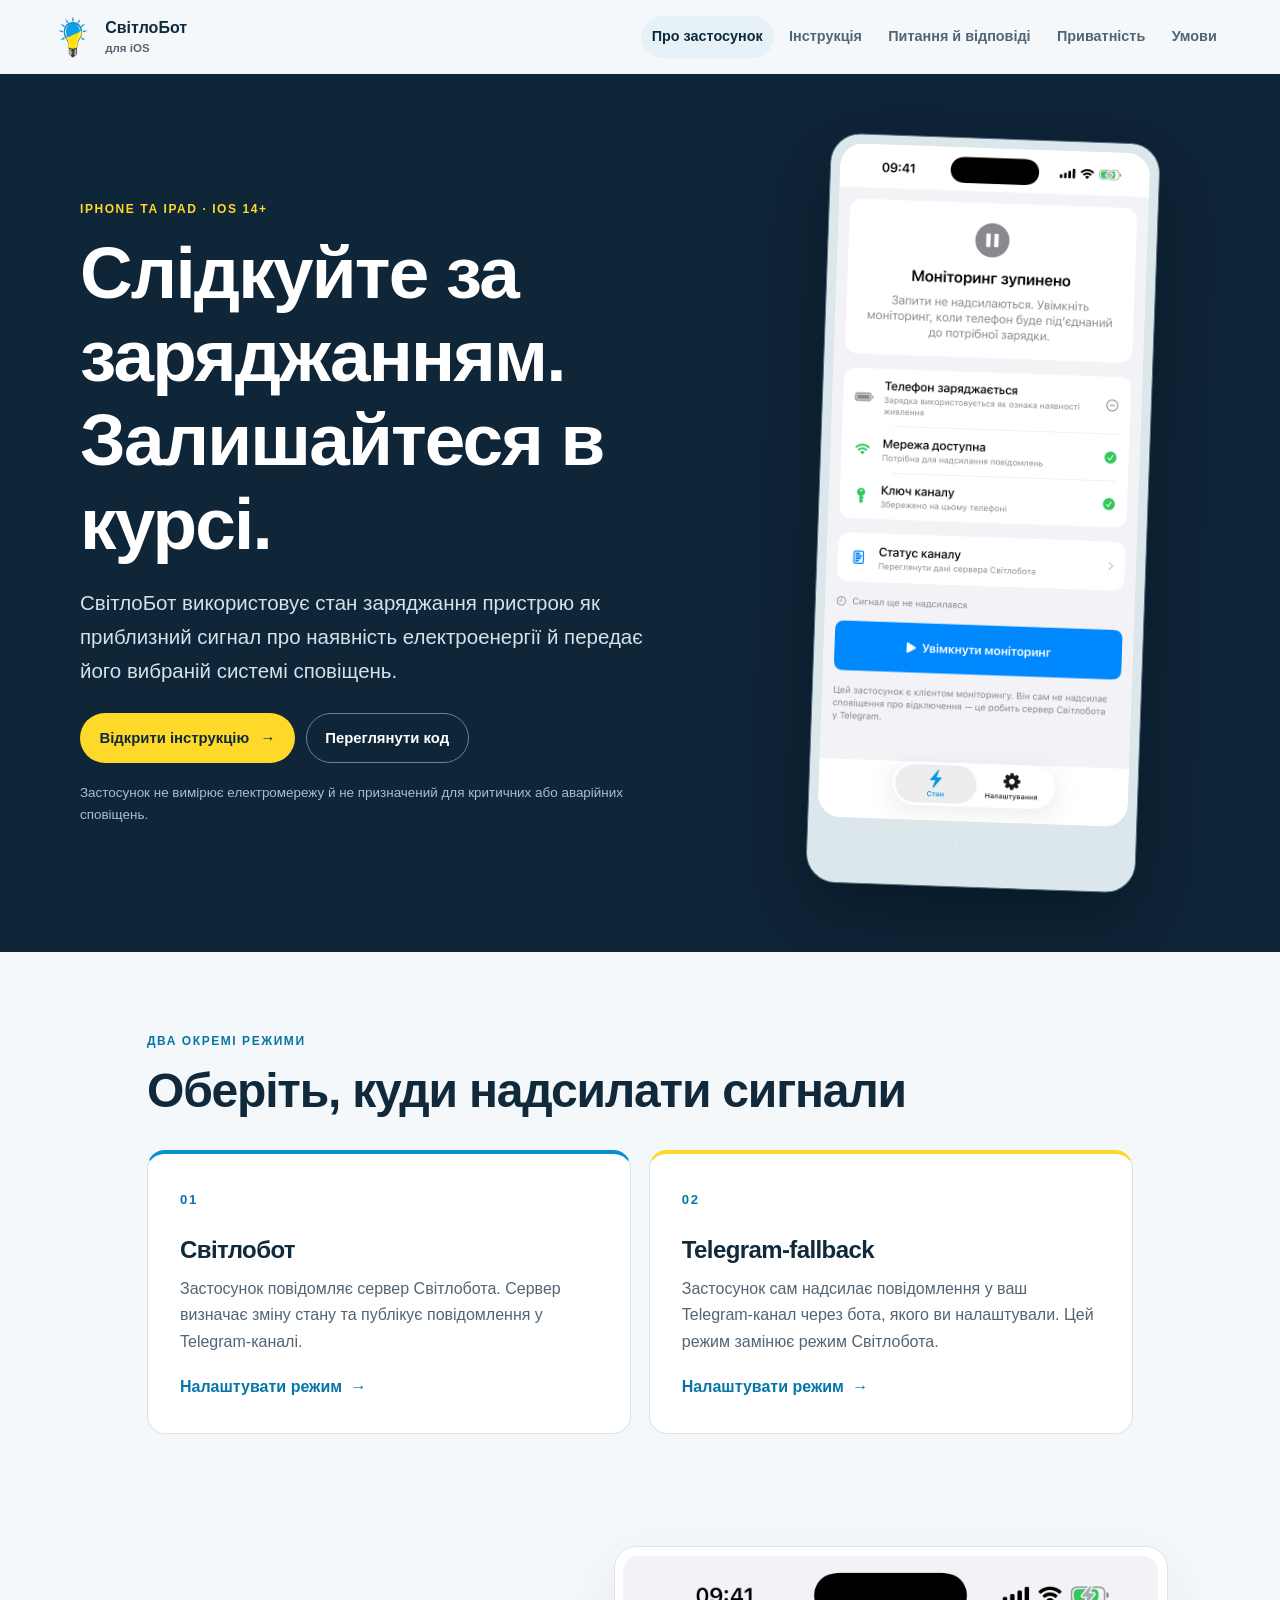
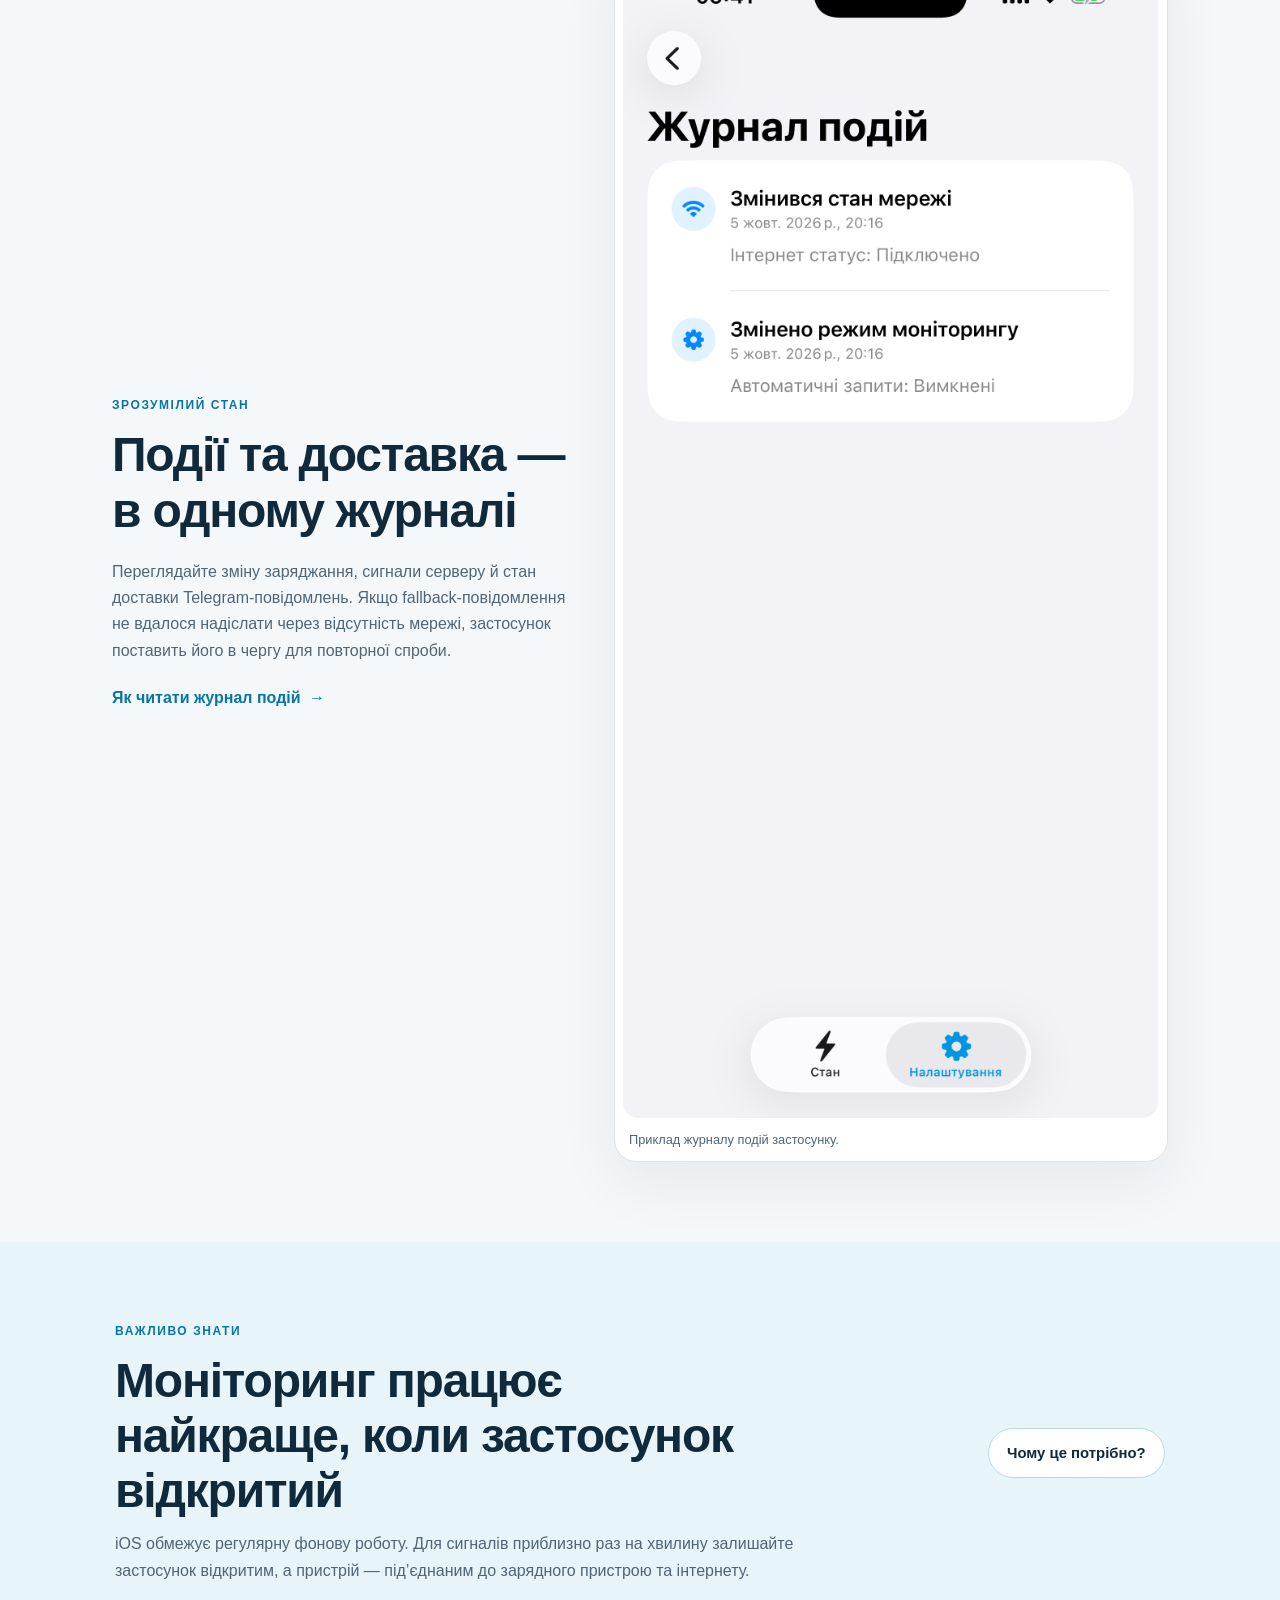
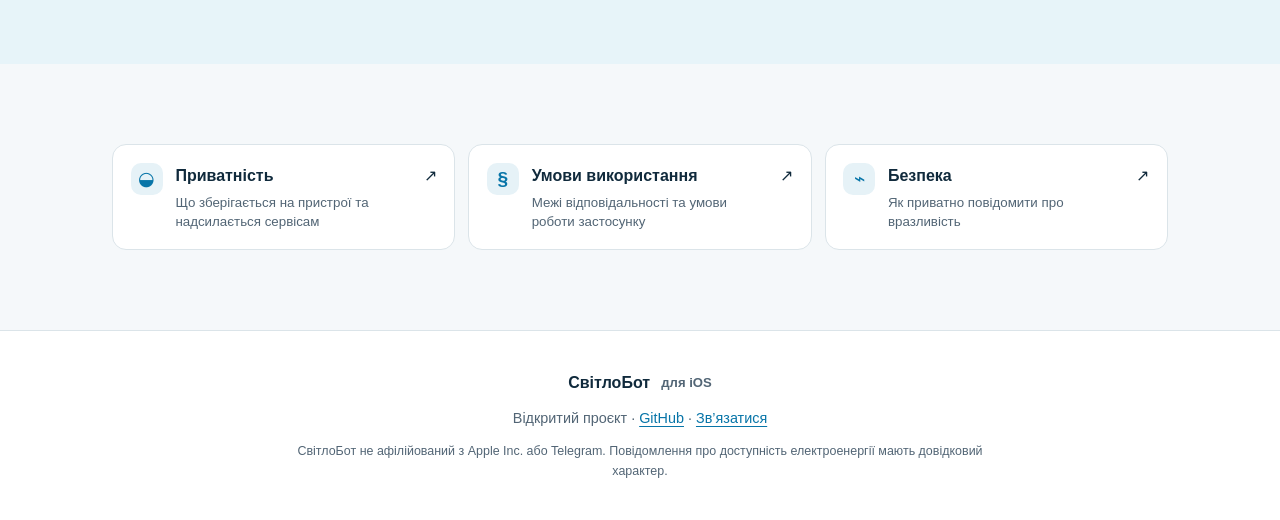
<file: docs/index.html>
<!doctype html>
<html lang="uk">
  <head>
    <meta charset="utf-8">
    <meta name="viewport" content="width=device-width, initial-scale=1">
    <meta name="description" content="Інструкція до застосунку СвітлоБот для iPhone та iPad: моніторинг заряджання, режим Світлобота й Telegram-fallback.">
    <meta name="theme-color" content="#0f2538">
    <title>СвітлоБот для iOS — документація</title>
    <link rel="icon" type="image/png" href="assets/svitlobot-icon.png">
    <link rel="stylesheet" href="assets/site.css">
  </head>
  <body>
    <a class="skip-link" href="#main">Перейти до вмісту</a>
    <header class="site-header">
      <a class="brand" href="index.html" aria-label="СвітлоБот — головна сторінка">
        <img src="assets/svitlobot-icon.png" alt="">
        <span>СвітлоБот <small>для iOS</small></span>
      </a>
      <nav class="site-nav" aria-label="Головна навігація">
        <a class="active" aria-current="page" href="index.html">Про застосунок</a>
        <a href="guide.html">Інструкція</a>
        <a href="faq.html">Питання й відповіді</a>
        <a href="privacy-policy.html">Приватність</a>
        <a href="terms-of-use.html">Умови</a>
      </nav>
    </header>

    <main id="main">
      <section class="hero">
        <div class="hero-copy">
          <p class="eyebrow">iPhone та iPad · iOS 14+</p>
          <h1>Слідкуйте за заряджанням. Залишайтеся в курсі.</h1>
          <p class="hero-lead">СвітлоБот використовує стан заряджання пристрою як приблизний сигнал про наявність електроенергії й передає його вибраній системі сповіщень.</p>
          <div class="hero-actions">
            <a class="button button-primary" href="guide.html">Відкрити інструкцію <span aria-hidden="true">→</span></a>
            <a class="button button-quiet" href="https://github.com/Baskerville42/SvitloBotIOS">Переглянути код</a>
          </div>
          <p class="hero-note">Застосунок не вимірює електромережу й не призначений для критичних або аварійних сповіщень.</p>
        </div>
        <figure class="hero-shot">
          <img src="assets/screenshots/monitoring-overview.png" alt="Екран стану СвітлоБота: моніторинг зупинено, мережа доступна, ключ каналу збережено">
          <figcaption>На екрані стану видно готовність пристрою та керування моніторингом.</figcaption>
        </figure>
      </section>

      <section class="section section-narrow">
        <p class="eyebrow">Два окремі режими</p>
        <h2>Оберіть, куди надсилати сигнали</h2>
        <div class="mode-grid">
          <article class="mode-card mode-blue">
            <span class="mode-number">01</span>
            <h3>Світлобот</h3>
            <p>Застосунок повідомляє сервер Світлобота. Сервер визначає зміну стану та публікує повідомлення у Telegram-каналі.</p>
            <a class="text-link" href="guide.html#svitlobot">Налаштувати режим <span aria-hidden="true">→</span></a>
          </article>
          <article class="mode-card mode-yellow">
            <span class="mode-number">02</span>
            <h3>Telegram-fallback</h3>
            <p>Застосунок сам надсилає повідомлення у ваш Telegram-канал через бота, якого ви налаштували. Цей режим замінює режим Світлобота.</p>
            <a class="text-link" href="guide.html#telegram">Налаштувати режим <span aria-hidden="true">→</span></a>
          </article>
        </div>
      </section>

      <section class="section section-feature">
        <div class="feature-copy">
          <p class="eyebrow">Зрозумілий стан</p>
          <h2>Події та доставка — в одному журналі</h2>
          <p>Переглядайте зміну заряджання, сигнали серверу й стан доставки Telegram-повідомлень. Якщо fallback-повідомлення не вдалося надіслати через відсутність мережі, застосунок поставить його в чергу для повторної спроби.</p>
          <a class="text-link" href="guide.html#history">Як читати журнал подій <span aria-hidden="true">→</span></a>
        </div>
        <figure class="feature-shot">
          <img src="assets/screenshots/event-history.png" alt="Екран журналу подій зі змінами стану мережі й режиму моніторингу">
          <figcaption>Приклад журналу подій застосунку.</figcaption>
        </figure>
      </section>

      <section class="section section-callout">
        <div>
          <p class="eyebrow">Важливо знати</p>
          <h2>Моніторинг працює найкраще, коли застосунок відкритий</h2>
          <p>iOS обмежує регулярну фонову роботу. Для сигналів приблизно раз на хвилину залишайте застосунок відкритим, а пристрій — під’єднаним до зарядного пристрою та інтернету.</p>
        </div>
        <a class="button button-light" href="faq.html#background">Чому це потрібно?</a>
      </section>

      <section class="section section-bottom-links">
        <a class="resource-card" href="privacy-policy.html"><span class="resource-icon" aria-hidden="true">◒</span><span><strong>Приватність</strong><small>Що зберігається на пристрої та надсилається сервісам</small></span><span aria-hidden="true">↗</span></a>
        <a class="resource-card" href="terms-of-use.html"><span class="resource-icon" aria-hidden="true">§</span><span><strong>Умови використання</strong><small>Межі відповідальності та умови роботи застосунку</small></span><span aria-hidden="true">↗</span></a>
        <a class="resource-card" href="security.html"><span class="resource-icon" aria-hidden="true">⌁</span><span><strong>Безпека</strong><small>Як приватно повідомити про вразливість</small></span><span aria-hidden="true">↗</span></a>
      </section>
    </main>

    <footer class="site-footer">
      <a class="footer-brand" href="index.html">СвітлоБот <span>для iOS</span></a>
      <p>Відкритий проєкт · <a href="https://github.com/Baskerville42/SvitloBotIOS">GitHub</a> · <a href="mailto:svitlobot@gmail.com">Зв’язатися</a></p>
      <p class="footer-small">СвітлоБот не афілійований з Apple Inc. або Telegram. Повідомлення про доступність електроенергії мають довідковий характер.</p>
    </footer>
  </body>
</html>
</file>
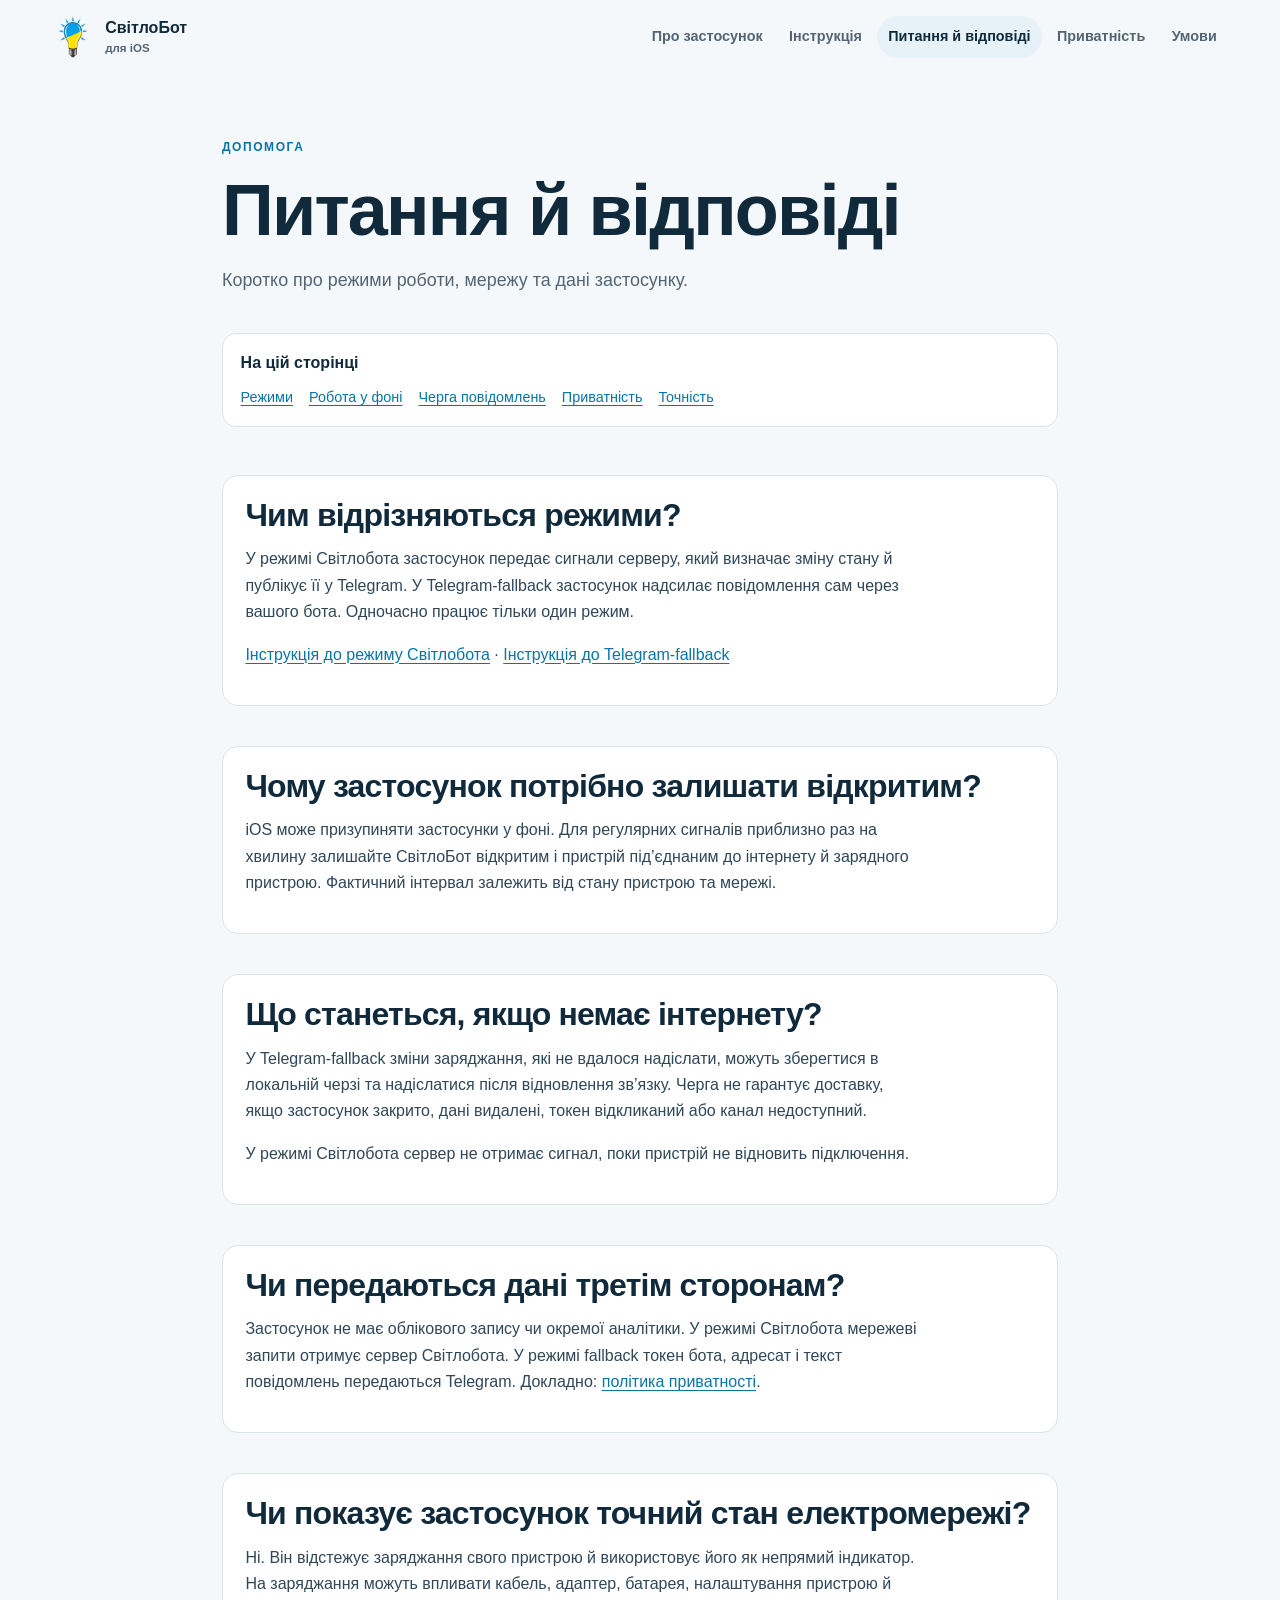
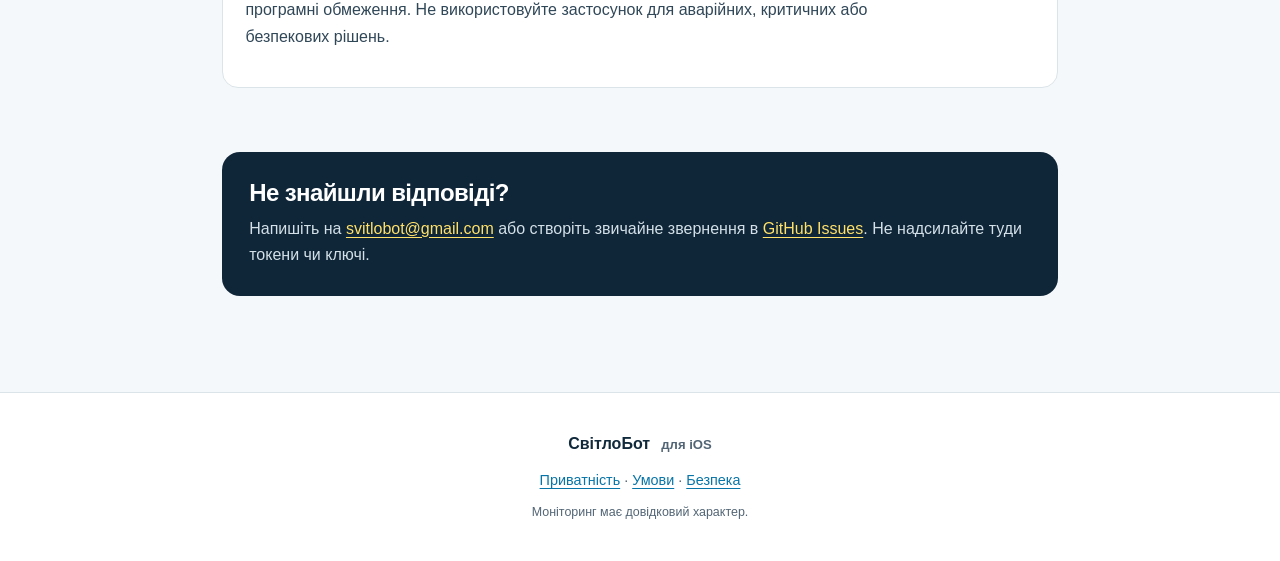
<file: docs/faq.html>
<!doctype html>
<html lang="uk">
  <head>
    <meta charset="utf-8">
    <meta name="viewport" content="width=device-width, initial-scale=1">
    <meta name="description" content="Відповіді про моніторинг, заряджання, Telegram-fallback і приватність у застосунку СвітлоБот.">
    <meta name="theme-color" content="#0f2538">
    <title>Питання й відповіді — СвітлоБот для iOS</title>
    <link rel="icon" type="image/png" href="assets/svitlobot-icon.png">
    <link rel="stylesheet" href="assets/site.css">
  </head>
  <body>
    <a class="skip-link" href="#main">Перейти до вмісту</a>
    <header class="site-header"><a class="brand" href="index.html" aria-label="СвітлоБот — головна сторінка"><img src="assets/svitlobot-icon.png" alt=""><span>СвітлоБот <small>для iOS</small></span></a><nav class="site-nav" aria-label="Головна навігація"><a href="index.html">Про застосунок</a><a href="guide.html">Інструкція</a><a class="active" aria-current="page" href="faq.html">Питання й відповіді</a><a href="privacy-policy.html">Приватність</a><a href="terms-of-use.html">Умови</a></nav></header>
    <main id="main" class="document-page">
      <div class="document-heading"><p class="eyebrow">Допомога</p><h1>Питання й відповіді</h1><p class="document-lead">Коротко про режими роботи, мережу та дані застосунку.</p></div>
      <nav class="contents-card" aria-label="Зміст"><strong>На цій сторінці</strong><a href="#modes">Режими</a><a href="#background">Робота у фоні</a><a href="#queue">Черга повідомлень</a><a href="#privacy">Приватність</a><a href="#accuracy">Точність</a></nav>
      <section id="modes" class="faq-item"><h2>Чим відрізняються режими?</h2><p>У режимі Світлобота застосунок передає сигнали серверу, який визначає зміну стану й публікує її у Telegram. У Telegram-fallback застосунок надсилає повідомлення сам через вашого бота. Одночасно працює тільки один режим.</p><p><a href="guide.html#svitlobot">Інструкція до режиму Світлобота</a> · <a href="guide.html#telegram">Інструкція до Telegram-fallback</a></p></section>
      <section id="background" class="faq-item"><h2>Чому застосунок потрібно залишати відкритим?</h2><p>iOS може призупиняти застосунки у фоні. Для регулярних сигналів приблизно раз на хвилину залишайте СвітлоБот відкритим і пристрій під’єднаним до інтернету й зарядного пристрою. Фактичний інтервал залежить від стану пристрою та мережі.</p></section>
      <section id="queue" class="faq-item"><h2>Що станеться, якщо немає інтернету?</h2><p>У Telegram-fallback зміни заряджання, які не вдалося надіслати, можуть зберегтися в локальній черзі та надіслатися після відновлення зв’язку. Черга не гарантує доставку, якщо застосунок закрито, дані видалені, токен відкликаний або канал недоступний.</p><p>У режимі Світлобота сервер не отримає сигнал, поки пристрій не відновить підключення.</p></section>
      <section id="privacy" class="faq-item"><h2>Чи передаються дані третім сторонам?</h2><p>Застосунок не має облікового запису чи окремої аналітики. У режимі Світлобота мережеві запити отримує сервер Світлобота. У режимі fallback токен бота, адресат і текст повідомлень передаються Telegram. Докладно: <a href="privacy-policy.html">політика приватності</a>.</p></section>
      <section id="accuracy" class="faq-item"><h2>Чи показує застосунок точний стан електромережі?</h2><p>Ні. Він відстежує заряджання свого пристрою й використовує його як непрямий індикатор. На заряджання можуть впливати кабель, адаптер, батарея, налаштування пристрою й програмні обмеження. Не використовуйте застосунок для аварійних, критичних або безпекових рішень.</p></section>
      <section class="article-end"><h2>Не знайшли відповіді?</h2><p>Напишіть на <a href="mailto:svitlobot@gmail.com">svitlobot@gmail.com</a> або створіть звичайне звернення в <a href="https://github.com/Baskerville42/SvitloBotIOS/issues">GitHub Issues</a>. Не надсилайте туди токени чи ключі.</p></section>
    </main>
    <footer class="site-footer"><a class="footer-brand" href="index.html">СвітлоБот <span>для iOS</span></a><p><a href="privacy-policy.html">Приватність</a> · <a href="terms-of-use.html">Умови</a> · <a href="security.html">Безпека</a></p><p class="footer-small">Моніторинг має довідковий характер.</p></footer>
  </body>
</html>
</file>
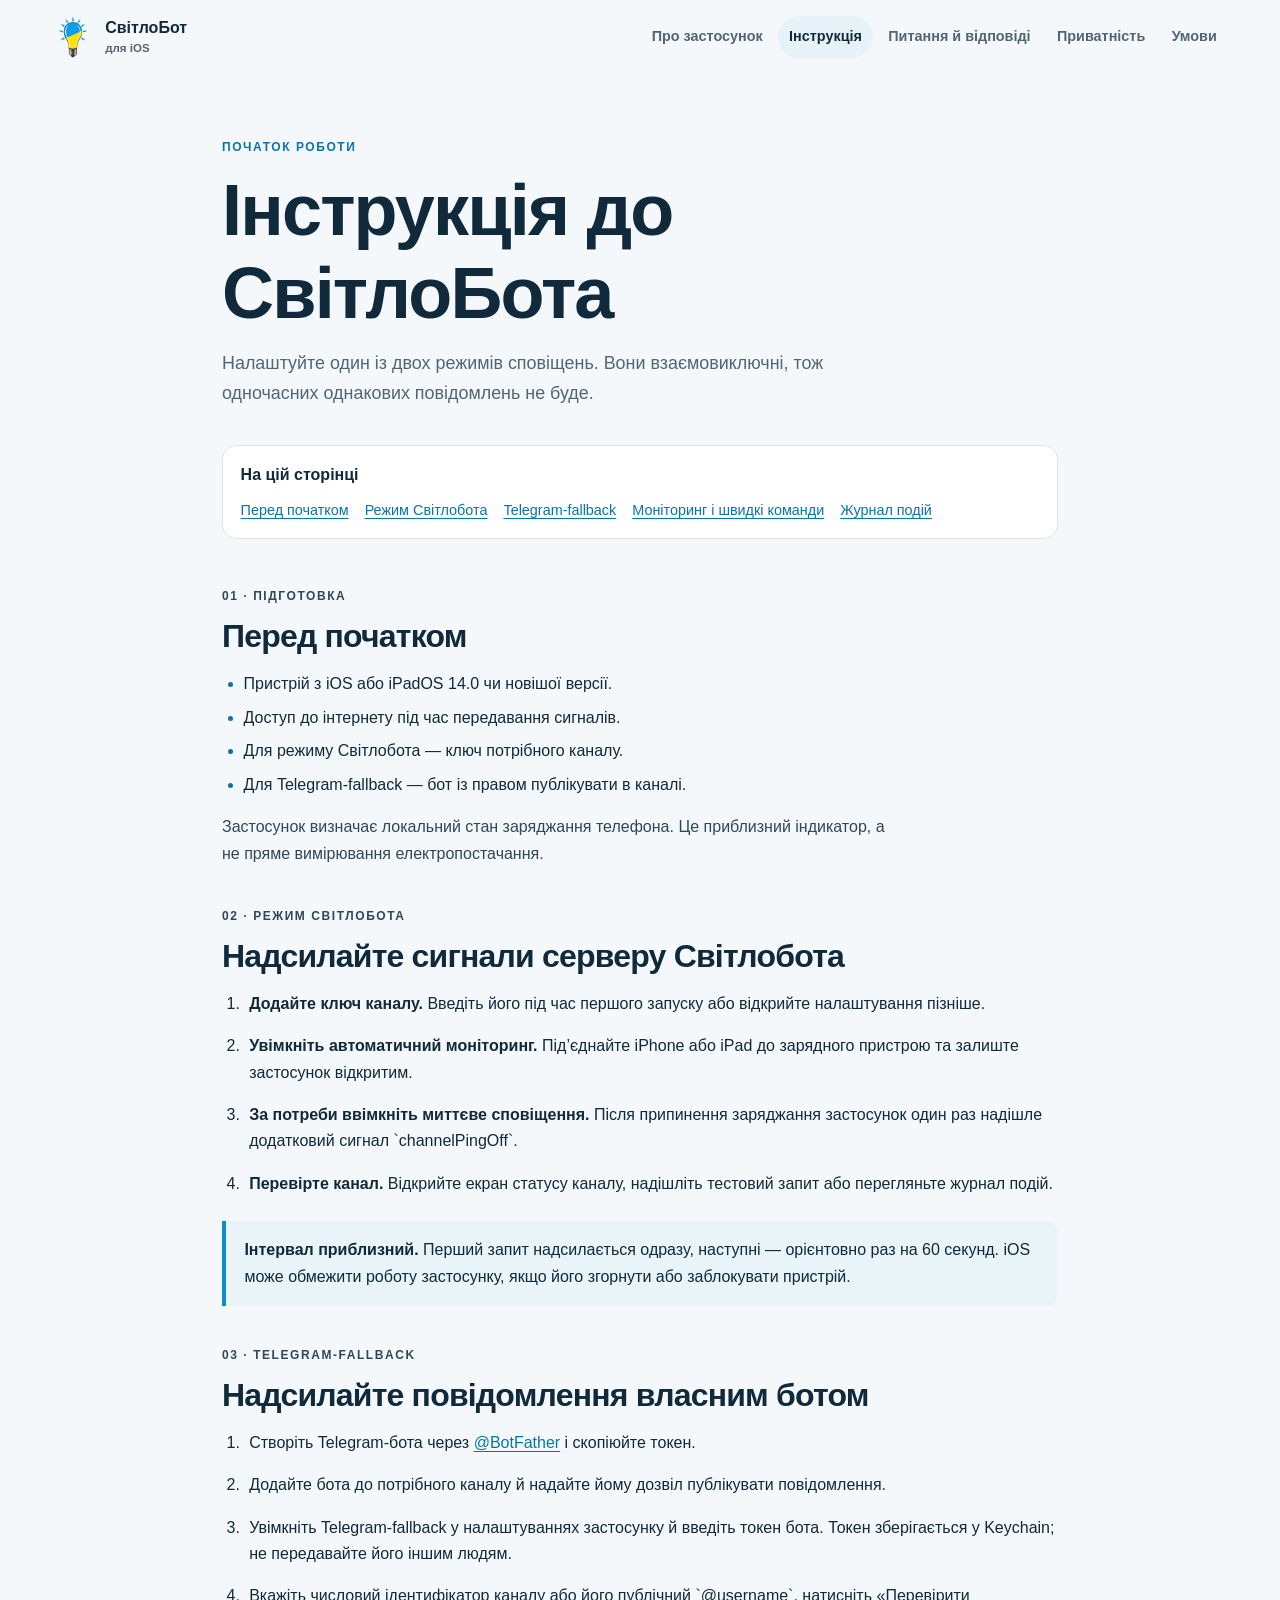
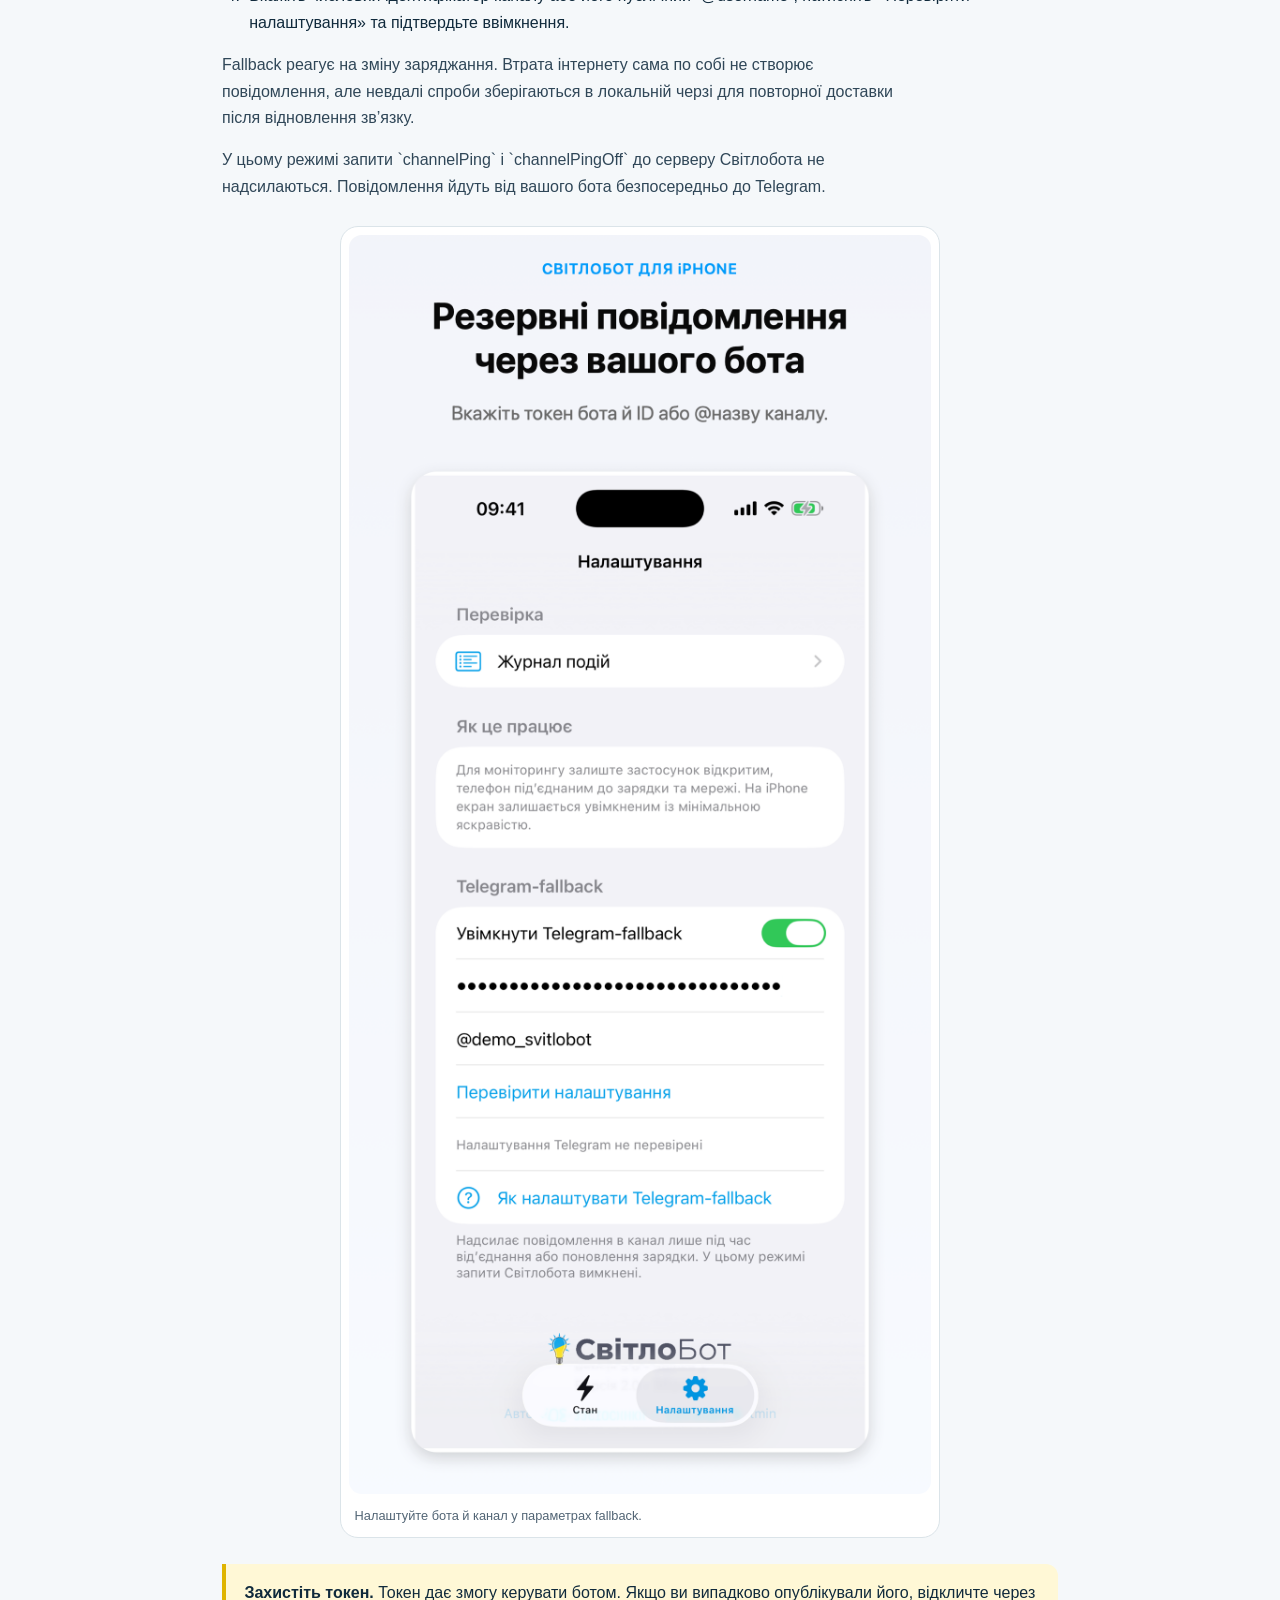
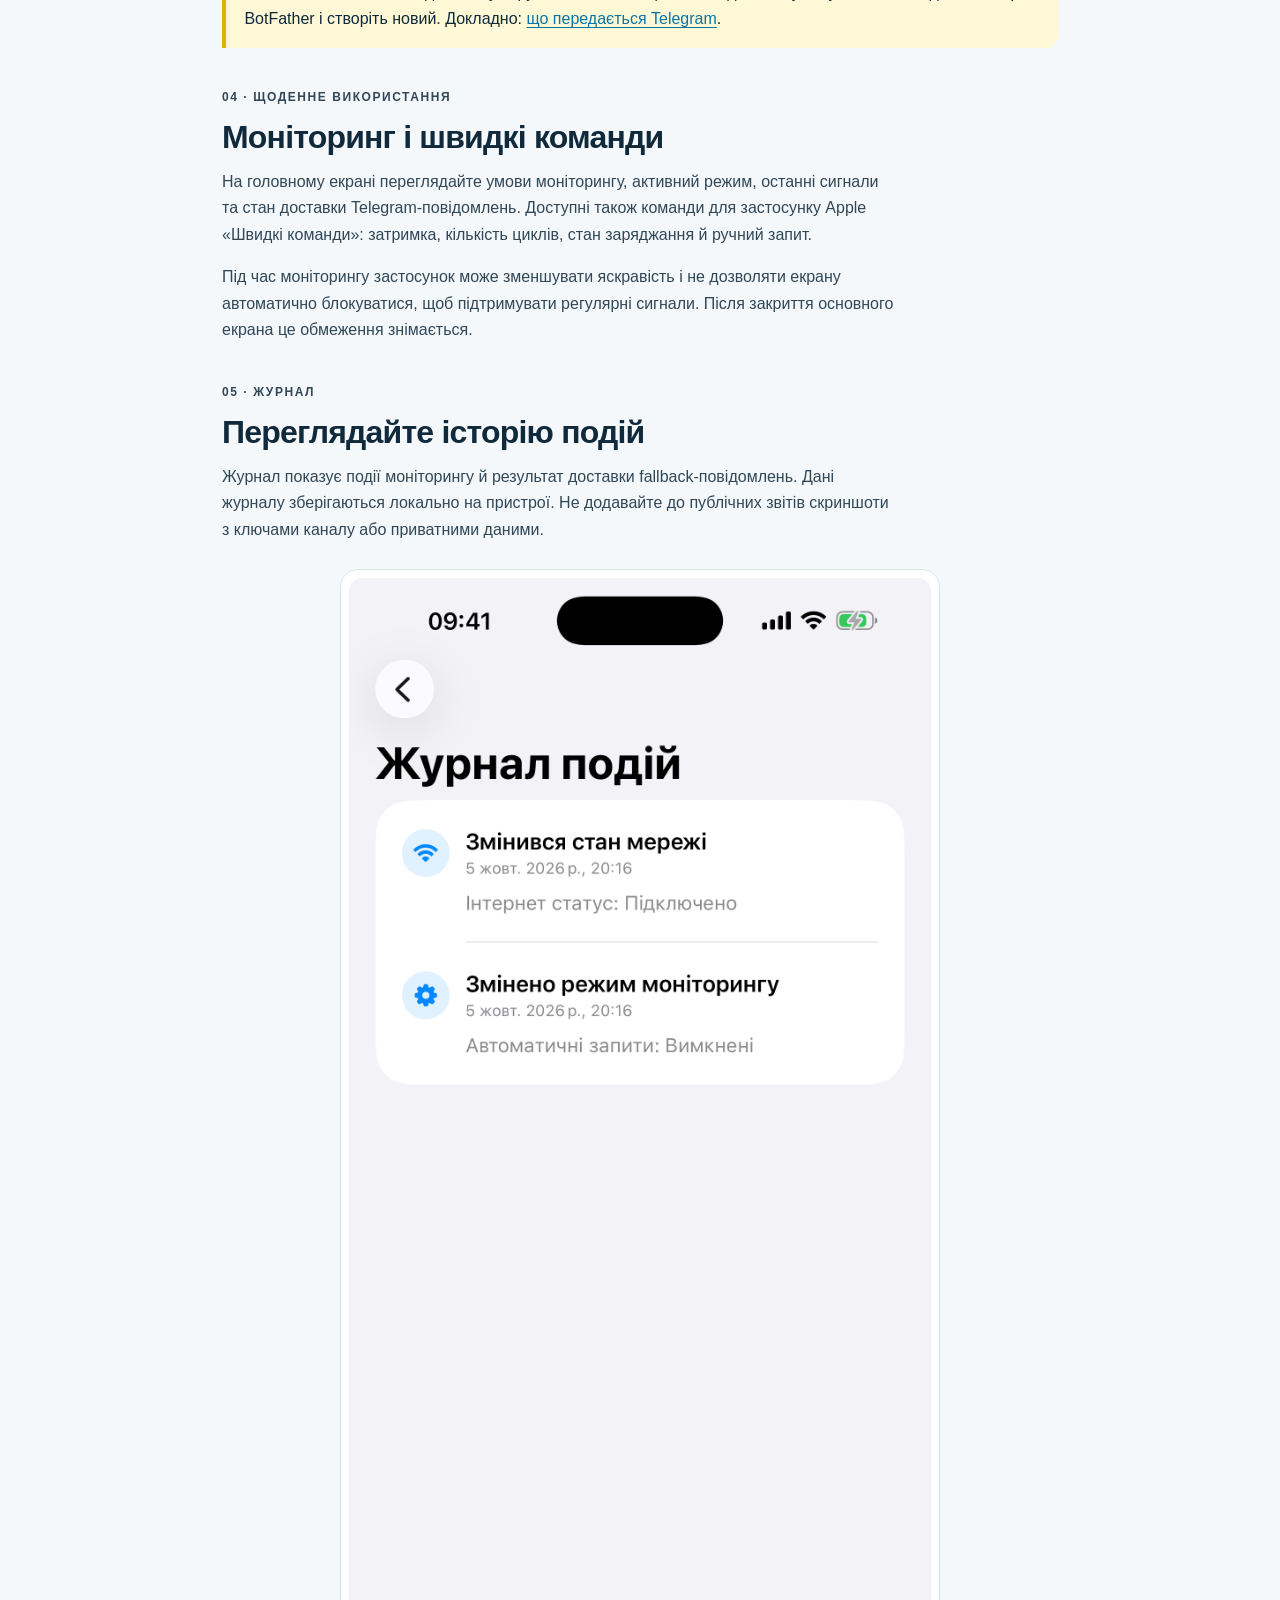
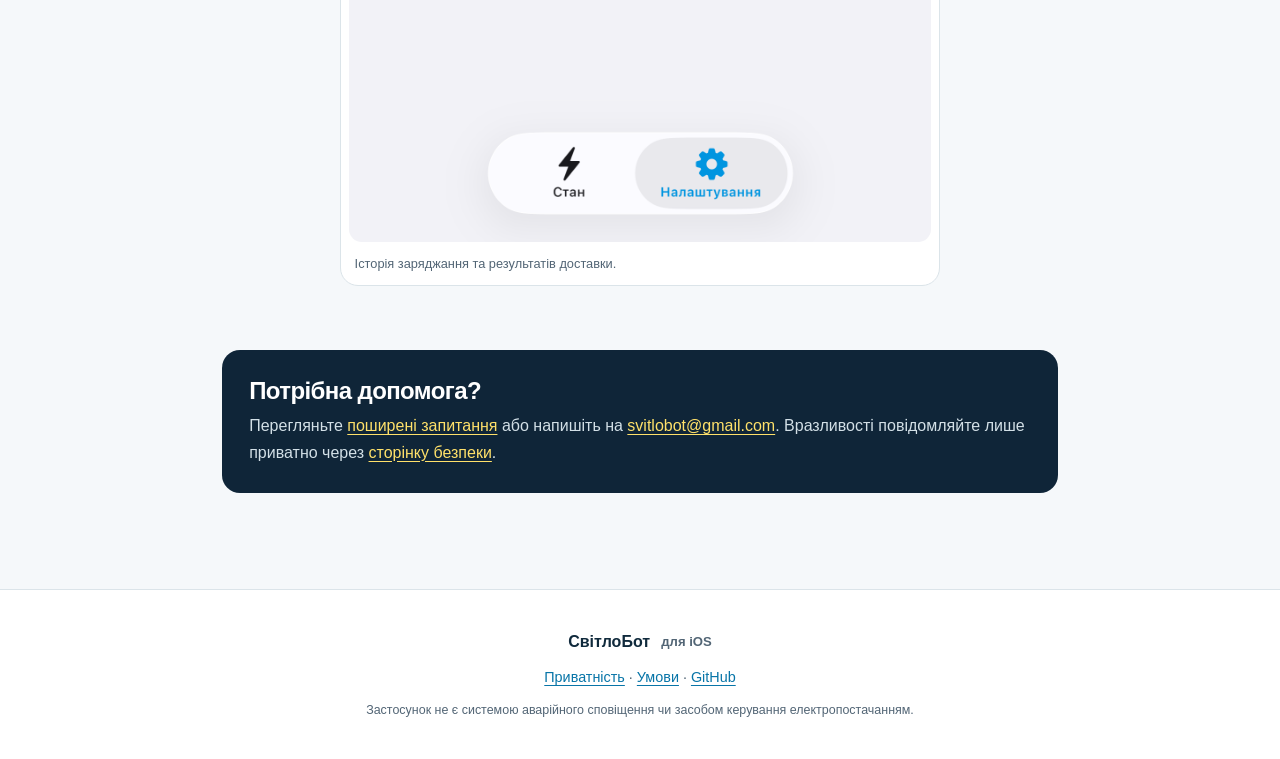
<file: docs/guide.html>
<!doctype html>
<html lang="uk">
  <head>
    <meta charset="utf-8">
    <meta name="viewport" content="width=device-width, initial-scale=1">
    <meta name="description" content="Покрокове налаштування моніторингу Світлобота та Telegram-fallback на iPhone або iPad.">
    <meta name="theme-color" content="#0f2538">
    <title>Інструкція — СвітлоБот для iOS</title>
    <link rel="icon" type="image/png" href="assets/svitlobot-icon.png">
    <link rel="stylesheet" href="assets/site.css">
  </head>
  <body>
    <a class="skip-link" href="#main">Перейти до вмісту</a>
    <header class="site-header">
      <a class="brand" href="index.html" aria-label="СвітлоБот — головна сторінка"><img src="assets/svitlobot-icon.png" alt=""><span>СвітлоБот <small>для iOS</small></span></a>
      <nav class="site-nav" aria-label="Головна навігація">
        <a href="index.html">Про застосунок</a><a class="active" aria-current="page" href="guide.html">Інструкція</a><a href="faq.html">Питання й відповіді</a><a href="privacy-policy.html">Приватність</a><a href="terms-of-use.html">Умови</a>
      </nav>
    </header>
    <main id="main" class="document-page">
      <div class="document-heading">
        <p class="eyebrow">Початок роботи</p>
        <h1>Інструкція до СвітлоБота</h1>
        <p class="document-lead">Налаштуйте один із двох режимів сповіщень. Вони взаємовиключні, тож одночасних однакових повідомлень не буде.</p>
      </div>

      <nav class="contents-card" aria-label="Зміст інструкції">
        <strong>На цій сторінці</strong>
        <a href="#requirements">Перед початком</a><a href="#svitlobot">Режим Світлобота</a><a href="#telegram">Telegram-fallback</a><a href="#monitoring">Моніторинг і швидкі команди</a><a href="#history">Журнал подій</a>
      </nav>

      <section id="requirements" class="article-section">
        <p class="eyebrow">01 · Підготовка</p>
        <h2>Перед початком</h2>
        <ul class="check-list">
          <li>Пристрій з iOS або iPadOS 14.0 чи новішої версії.</li>
          <li>Доступ до інтернету під час передавання сигналів.</li>
          <li>Для режиму Світлобота — ключ потрібного каналу.</li>
          <li>Для Telegram-fallback — бот із правом публікувати в каналі.</li>
        </ul>
        <p>Застосунок визначає локальний стан заряджання телефона. Це приблизний індикатор, а не пряме вимірювання електропостачання.</p>
      </section>

      <section id="svitlobot" class="article-section">
        <p class="eyebrow">02 · Режим Світлобота</p>
        <h2>Надсилайте сигнали серверу Світлобота</h2>
        <ol class="step-list">
          <li><strong>Додайте ключ каналу.</strong> Введіть його під час першого запуску або відкрийте налаштування пізніше.</li>
          <li><strong>Увімкніть автоматичний моніторинг.</strong> Під’єднайте iPhone або iPad до зарядного пристрою та залиште застосунок відкритим.</li>
          <li><strong>За потреби ввімкніть миттєве сповіщення.</strong> Після припинення заряджання застосунок один раз надішле додатковий сигнал `channelPingOff`.</li>
          <li><strong>Перевірте канал.</strong> Відкрийте екран статусу каналу, надішліть тестовий запит або перегляньте журнал подій.</li>
        </ol>
        <div class="note-card"><strong>Інтервал приблизний.</strong> Перший запит надсилається одразу, наступні — орієнтовно раз на 60 секунд. iOS може обмежити роботу застосунку, якщо його згорнути або заблокувати пристрій.</div>
      </section>

      <section id="telegram" class="article-section">
        <p class="eyebrow">03 · Telegram-fallback</p>
        <h2>Надсилайте повідомлення власним ботом</h2>
        <ol class="step-list">
          <li>Створіть Telegram-бота через <a href="https://t.me/BotFather">@BotFather</a> і скопіюйте токен.</li>
          <li>Додайте бота до потрібного каналу й надайте йому дозвіл публікувати повідомлення.</li>
          <li>Увімкніть Telegram-fallback у налаштуваннях застосунку й введіть токен бота. Токен зберігається у Keychain; не передавайте його іншим людям.</li>
          <li>Вкажіть числовий ідентифікатор каналу або його публічний `@username`, натисніть «Перевірити налаштування» та підтвердьте ввімкнення.</li>
        </ol>
        <p>Fallback реагує на зміну заряджання. Втрата інтернету сама по собі не створює повідомлення, але невдалі спроби зберігаються в локальній черзі для повторної доставки після відновлення зв’язку.</p>
        <p>У цьому режимі запити `channelPing` і `channelPingOff` до серверу Світлобота не надсилаються. Повідомлення йдуть від вашого бота безпосередньо до Telegram.</p>
        <figure class="wide-shot"><img src="assets/screenshots/telegram-fallback.png" alt="Екран налаштування Telegram-fallback у СвітлоБоті"><figcaption>Налаштуйте бота й канал у параметрах fallback.</figcaption></figure>
        <div class="note-card note-warning"><strong>Захистіть токен.</strong> Токен дає змогу керувати ботом. Якщо ви випадково опублікували його, відкличте через BotFather і створіть новий. Докладно: <a href="privacy-policy.html#telegram-data">що передається Telegram</a>.</div>
      </section>

      <section id="monitoring" class="article-section">
        <p class="eyebrow">04 · Щоденне використання</p>
        <h2>Моніторинг і швидкі команди</h2>
        <p>На головному екрані переглядайте умови моніторингу, активний режим, останні сигнали та стан доставки Telegram-повідомлень. Доступні також команди для застосунку Apple «Швидкі команди»: затримка, кількість циклів, стан заряджання й ручний запит.</p>
        <p>Під час моніторингу застосунок може зменшувати яскравість і не дозволяти екрану автоматично блокуватися, щоб підтримувати регулярні сигнали. Після закриття основного екрана це обмеження знімається.</p>
      </section>

      <section id="history" class="article-section">
        <p class="eyebrow">05 · Журнал</p>
        <h2>Переглядайте історію подій</h2>
        <p>Журнал показує події моніторингу й результат доставки fallback-повідомлень. Дані журналу зберігаються локально на пристрої. Не додавайте до публічних звітів скриншоти з ключами каналу або приватними даними.</p>
        <figure class="wide-shot"><img src="assets/screenshots/event-history.png" alt="Екран журналу подій СвітлоБота"><figcaption>Історія заряджання та результатів доставки.</figcaption></figure>
      </section>

      <section class="article-end">
        <h2>Потрібна допомога?</h2>
        <p>Перегляньте <a href="faq.html">поширені запитання</a> або напишіть на <a href="mailto:svitlobot@gmail.com">svitlobot@gmail.com</a>. Вразливості повідомляйте лише приватно через <a href="security.html">сторінку безпеки</a>.</p>
      </section>
    </main>
    <footer class="site-footer"><a class="footer-brand" href="index.html">СвітлоБот <span>для iOS</span></a><p><a href="privacy-policy.html">Приватність</a> · <a href="terms-of-use.html">Умови</a> · <a href="https://github.com/Baskerville42/SvitloBotIOS">GitHub</a></p><p class="footer-small">Застосунок не є системою аварійного сповіщення чи засобом керування електропостачанням.</p></footer>
  </body>
</html>
</file>
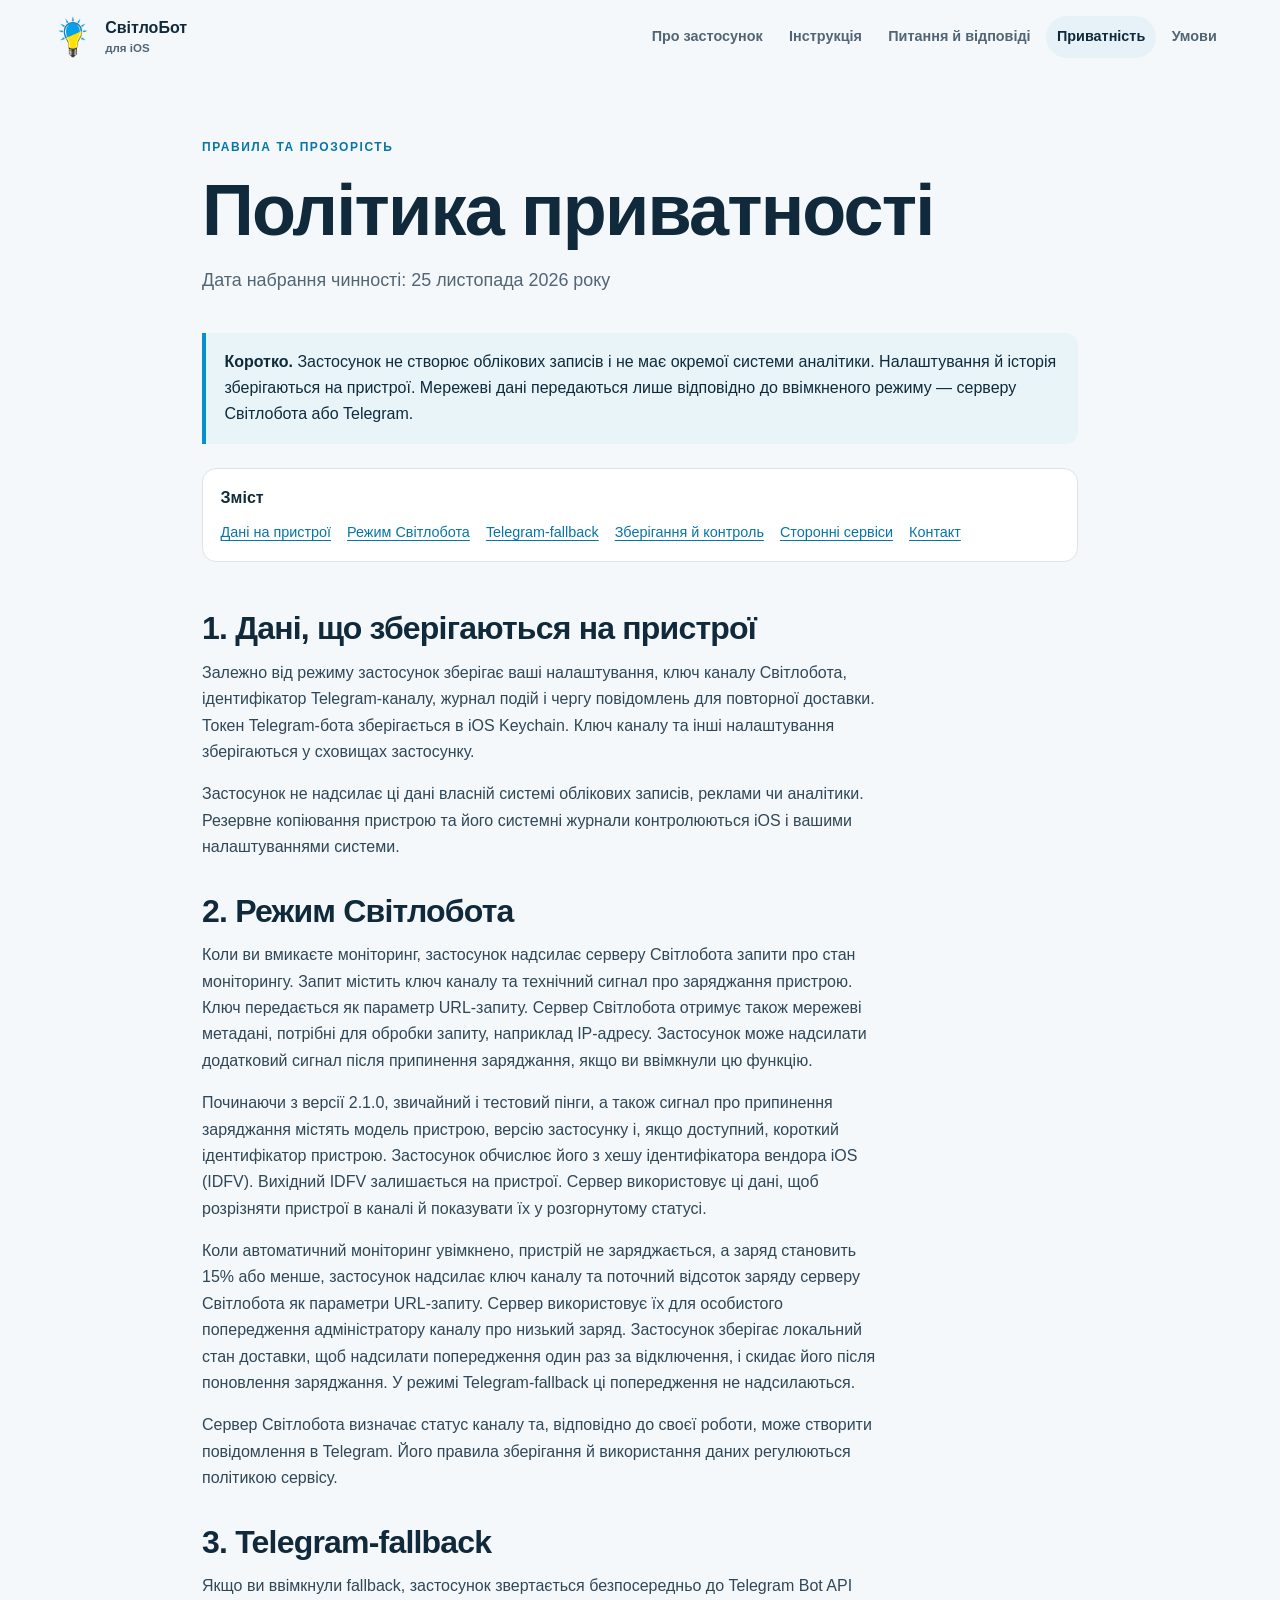
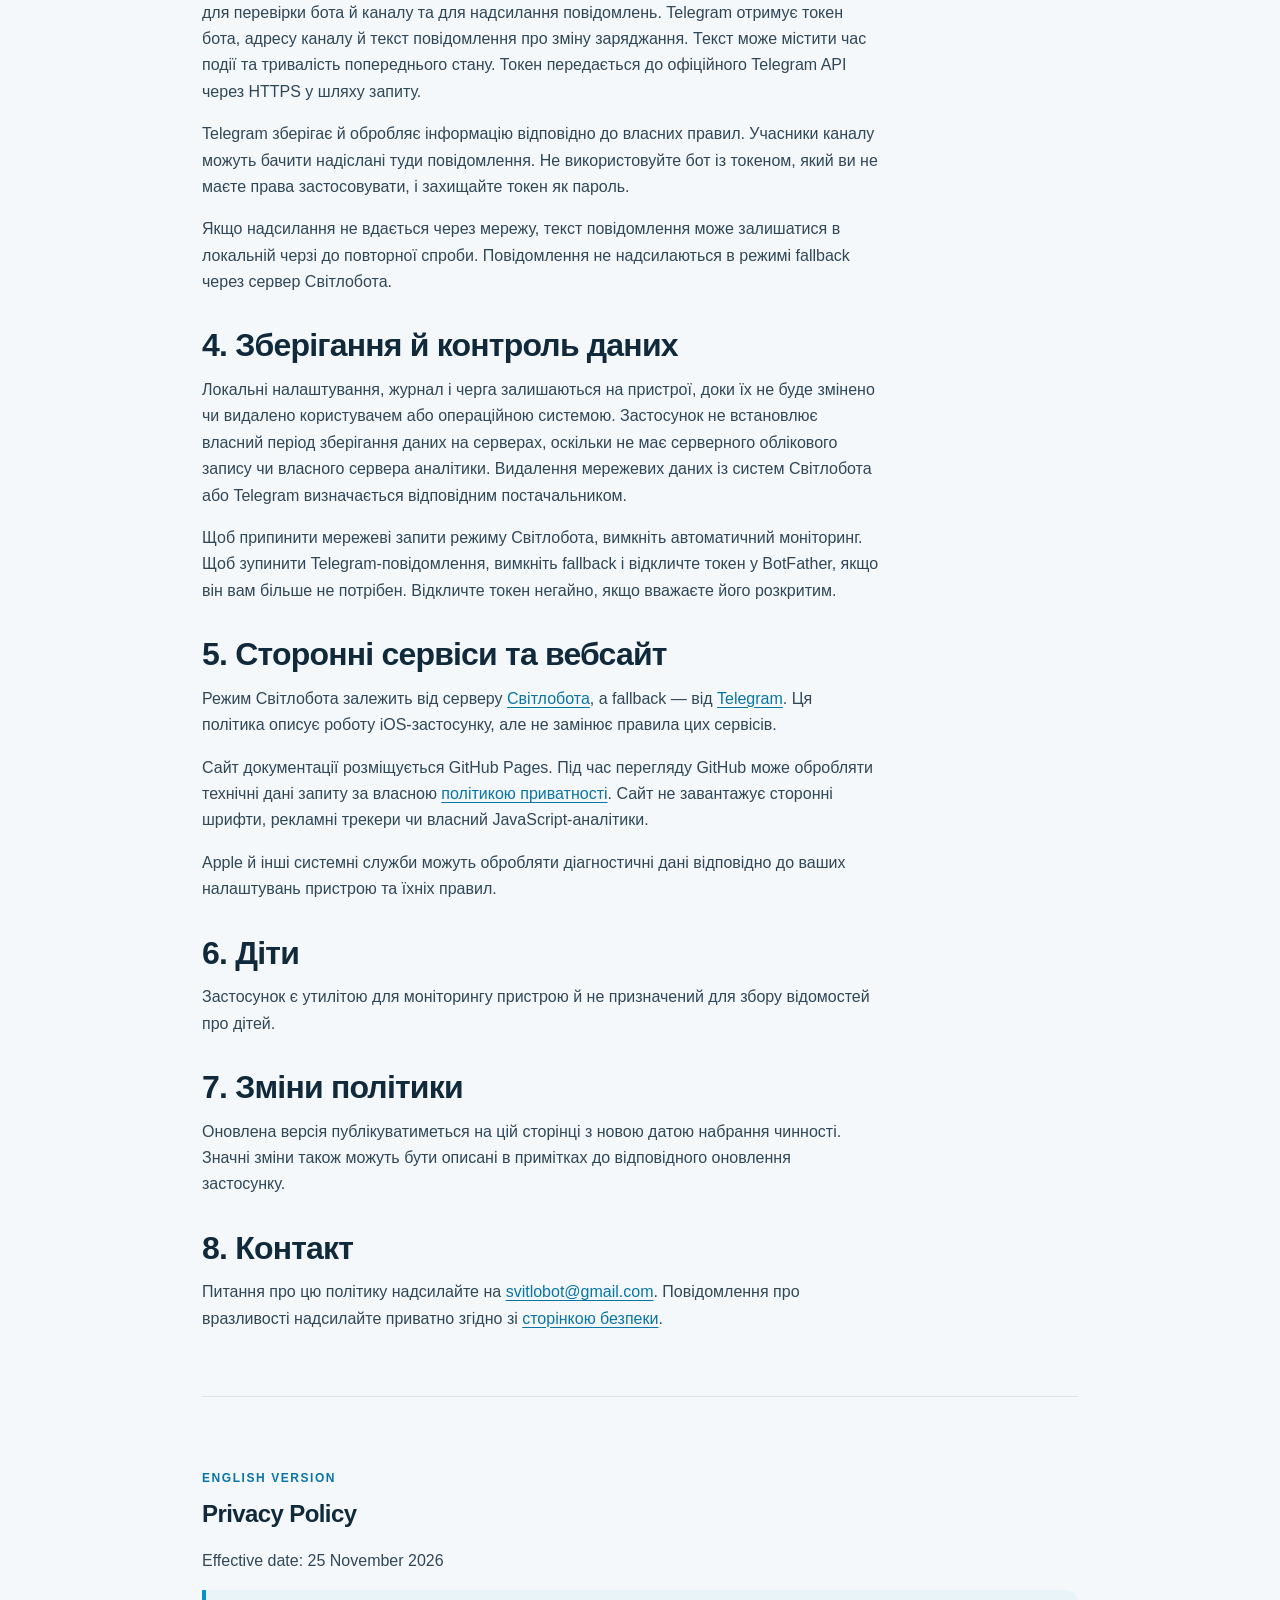
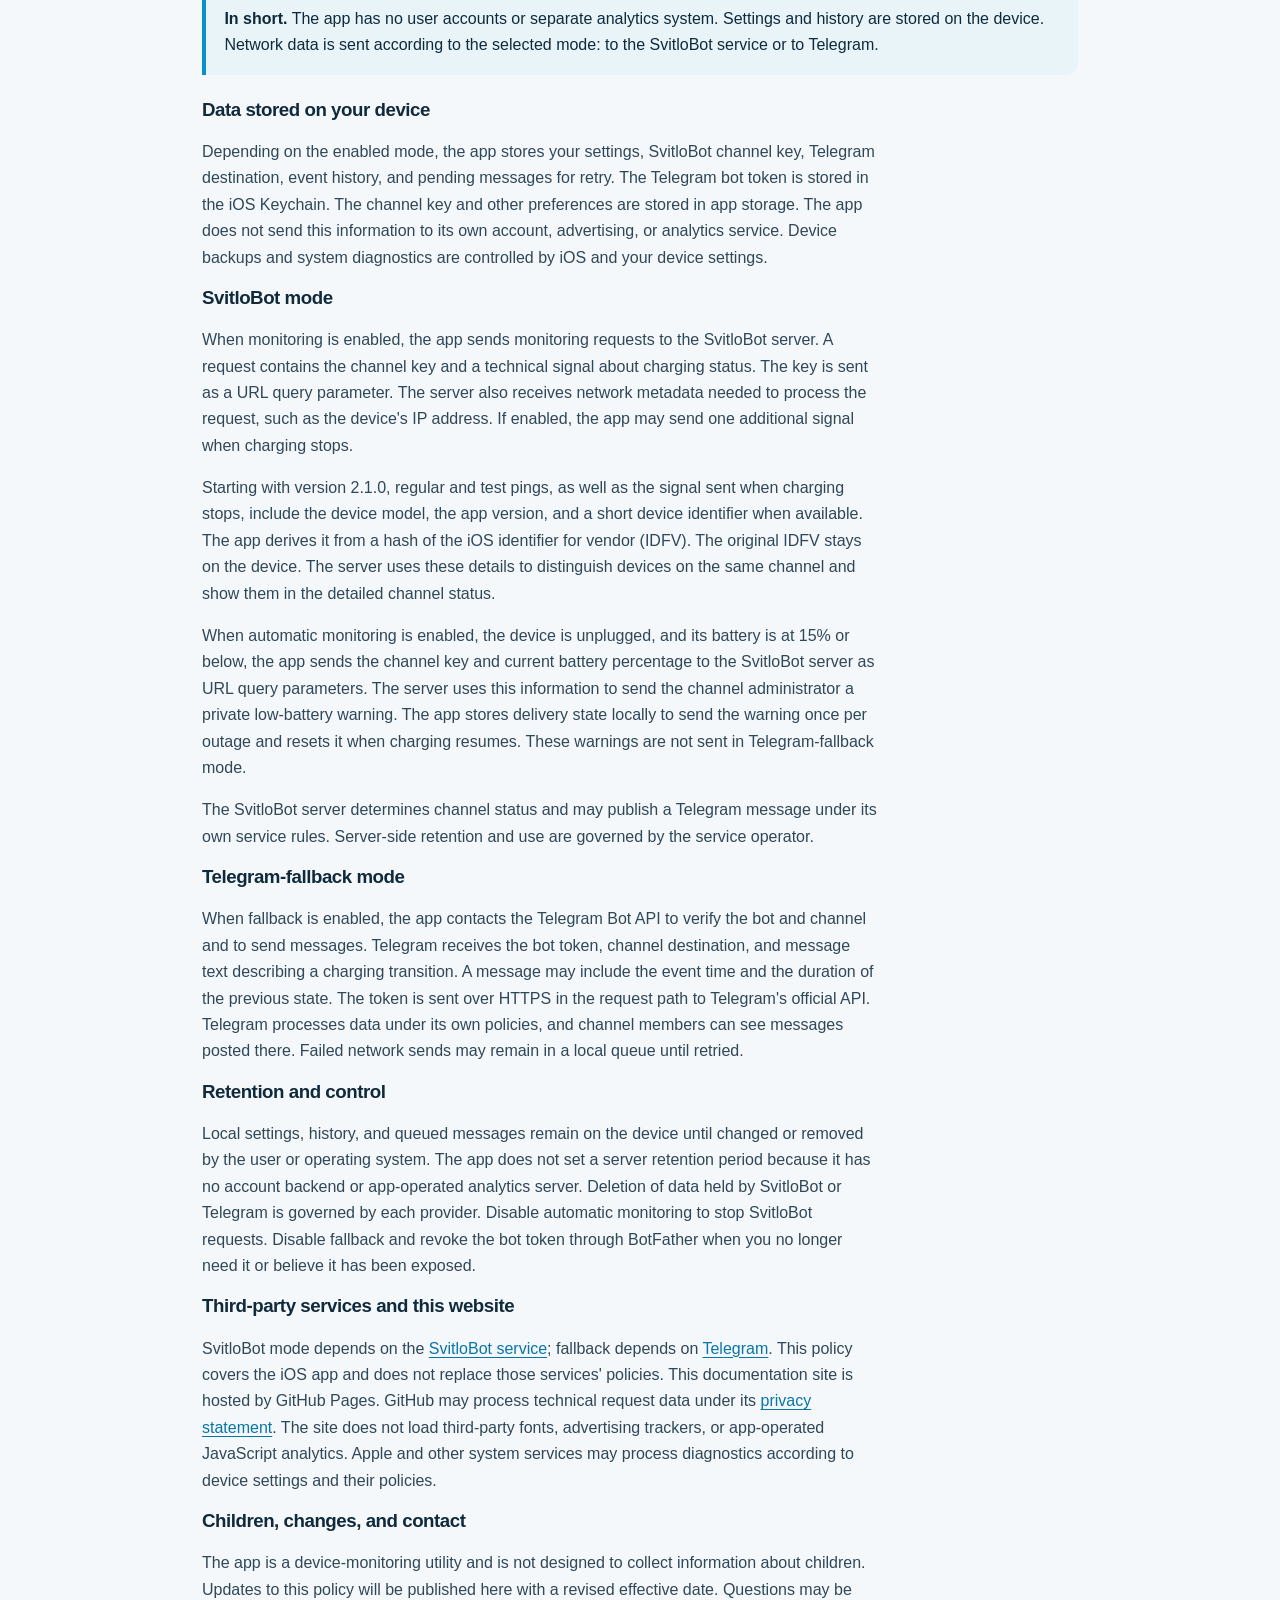
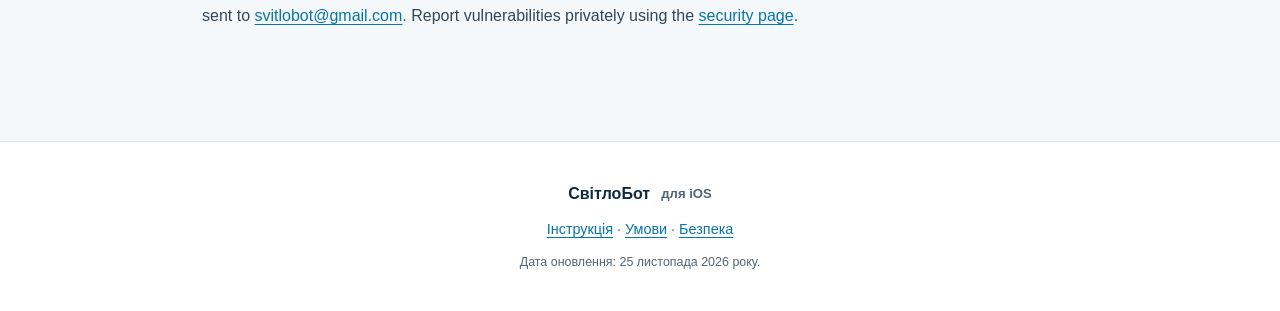
<file: docs/privacy-policy.html>
<!doctype html>
<html lang="uk">
  <head>
    <meta charset="utf-8">
    <meta name="viewport" content="width=device-width, initial-scale=1">
    <meta name="description" content="Політика приватності застосунку СвітлоБот для iOS: локальне зберігання, сервер Світлобота та Telegram-fallback.">
    <meta name="theme-color" content="#0f2538">
    <title>Політика приватності — СвітлоБот для iOS</title>
    <link rel="icon" type="image/png" href="assets/svitlobot-icon.png">
    <link rel="stylesheet" href="assets/site.css">
  </head>
  <body>
    <a class="skip-link" href="#main">Перейти до вмісту</a>
    <header class="site-header"><a class="brand" href="index.html" aria-label="СвітлоБот — головна сторінка"><img src="assets/svitlobot-icon.png" alt=""><span>СвітлоБот <small>для iOS</small></span></a><nav class="site-nav" aria-label="Головна навігація"><a href="index.html">Про застосунок</a><a href="guide.html">Інструкція</a><a href="faq.html">Питання й відповіді</a><a class="active" aria-current="page" href="privacy-policy.html">Приватність</a><a href="terms-of-use.html">Умови</a></nav></header>
    <main id="main" class="document-page legal-page">
      <div class="document-heading"><p class="eyebrow">Правила та прозорість</p><h1>Політика приватності</h1><p class="document-lead">Дата набрання чинності: 25 листопада 2026 року</p></div>
      <div class="legal-callout"><strong>Коротко.</strong> Застосунок не створює облікових записів і не має окремої системи аналітики. Налаштування й історія зберігаються на пристрої. Мережеві дані передаються лише відповідно до ввімкненого режиму — серверу Світлобота або Telegram.</div>

      <nav class="contents-card" aria-label="Зміст політики"><strong>Зміст</strong><a href="#local-data">Дані на пристрої</a><a href="#svitlobot-data">Режим Світлобота</a><a href="#telegram-data">Telegram-fallback</a><a href="#retention">Зберігання й контроль</a><a href="#providers">Сторонні сервіси</a><a href="#contact">Контакт</a></nav>

      <section id="local-data" class="article-section"><h2>1. Дані, що зберігаються на пристрої</h2><p>Залежно від режиму застосунок зберігає ваші налаштування, ключ каналу Світлобота, ідентифікатор Telegram-каналу, журнал подій і чергу повідомлень для повторної доставки. Токен Telegram-бота зберігається в iOS Keychain. Ключ каналу та інші налаштування зберігаються у сховищах застосунку.</p><p>Застосунок не надсилає ці дані власній системі облікових записів, реклами чи аналітики. Резервне копіювання пристрою та його системні журнали контролюються iOS і вашими налаштуваннями системи.</p></section>

      <section id="svitlobot-data" class="article-section"><h2>2. Режим Світлобота</h2><p>Коли ви вмикаєте моніторинг, застосунок надсилає серверу Світлобота запити про стан моніторингу. Запит містить ключ каналу та технічний сигнал про заряджання пристрою. Ключ передається як параметр URL-запиту. Сервер Світлобота отримує також мережеві метадані, потрібні для обробки запиту, наприклад IP-адресу. Застосунок може надсилати додатковий сигнал після припинення заряджання, якщо ви ввімкнули цю функцію.</p><p>Починаючи з версії 2.1.0, звичайний і тестовий пінги, а також сигнал про припинення заряджання містять модель пристрою, версію застосунку і, якщо доступний, короткий ідентифікатор пристрою. Застосунок обчислює його з хешу ідентифікатора вендора iOS (IDFV). Вихідний IDFV залишається на пристрої. Сервер використовує ці дані, щоб розрізняти пристрої в каналі й показувати їх у розгорнутому статусі.</p><p>Коли автоматичний моніторинг увімкнено, пристрій не заряджається, а заряд становить 15% або менше, застосунок надсилає ключ каналу та поточний відсоток заряду серверу Світлобота як параметри URL-запиту. Сервер використовує їх для особистого попередження адміністратору каналу про низький заряд. Застосунок зберігає локальний стан доставки, щоб надсилати попередження один раз за відключення, і скидає його після поновлення заряджання. У режимі Telegram-fallback ці попередження не надсилаються.</p><p>Сервер Світлобота визначає статус каналу та, відповідно до своєї роботи, може створити повідомлення в Telegram. Його правила зберігання й використання даних регулюються політикою сервісу.</p></section>

      <section id="telegram-data" class="article-section"><h2>3. Telegram-fallback</h2><p>Якщо ви ввімкнули fallback, застосунок звертається безпосередньо до Telegram Bot API для перевірки бота й каналу та для надсилання повідомлень. Telegram отримує токен бота, адресу каналу й текст повідомлення про зміну заряджання. Текст може містити час події та тривалість попереднього стану. Токен передається до офіційного Telegram API через HTTPS у шляху запиту.</p><p>Telegram зберігає й обробляє інформацію відповідно до власних правил. Учасники каналу можуть бачити надіслані туди повідомлення. Не використовуйте бот із токеном, який ви не маєте права застосовувати, і захищайте токен як пароль.</p><p>Якщо надсилання не вдається через мережу, текст повідомлення може залишатися в локальній черзі до повторної спроби. Повідомлення не надсилаються в режимі fallback через сервер Світлобота.</p></section>

      <section id="retention" class="article-section"><h2>4. Зберігання й контроль даних</h2><p>Локальні налаштування, журнал і черга залишаються на пристрої, доки їх не буде змінено чи видалено користувачем або операційною системою. Застосунок не встановлює власний період зберігання даних на серверах, оскільки не має серверного облікового запису чи власного сервера аналітики. Видалення мережевих даних із систем Світлобота або Telegram визначається відповідним постачальником.</p><p>Щоб припинити мережеві запити режиму Світлобота, вимкніть автоматичний моніторинг. Щоб зупинити Telegram-повідомлення, вимкніть fallback і відкличте токен у BotFather, якщо він вам більше не потрібен. Відкличте токен негайно, якщо вважаєте його розкритим.</p></section>

      <section id="providers" class="article-section"><h2>5. Сторонні сервіси та вебсайт</h2><p>Режим Світлобота залежить від серверу <a href="https://svitlobot.in.ua">Світлобота</a>, а fallback — від <a href="https://telegram.org/privacy">Telegram</a>. Ця політика описує роботу iOS-застосунку, але не замінює правила цих сервісів.</p><p>Сайт документації розміщується GitHub Pages. Під час перегляду GitHub може обробляти технічні дані запиту за власною <a href="https://docs.github.com/site-policy/privacy-policies/github-privacy-statement">політикою приватності</a>. Сайт не завантажує сторонні шрифти, рекламні трекери чи власний JavaScript-аналітики.</p><p>Apple й інші системні служби можуть обробляти діагностичні дані відповідно до ваших налаштувань пристрою та їхніх правил.</p></section>

      <section class="article-section"><h2>6. Діти</h2><p>Застосунок є утилітою для моніторингу пристрою й не призначений для збору відомостей про дітей.</p></section>
      <section class="article-section"><h2>7. Зміни політики</h2><p>Оновлена версія публікуватиметься на цій сторінці з новою датою набрання чинності. Значні зміни також можуть бути описані в примітках до відповідного оновлення застосунку.</p></section>
      <section id="contact" class="article-section"><h2>8. Контакт</h2><p>Питання про цю політику надсилайте на <a href="mailto:svitlobot@gmail.com">svitlobot@gmail.com</a>. Повідомлення про вразливості надсилайте приватно згідно зі <a href="security.html">сторінкою безпеки</a>.</p></section>

      <hr class="language-divider">
      <section lang="en" class="english-policy">
        <p class="eyebrow">English version</p><h2>Privacy Policy</h2><p class="muted">Effective date: 25 November 2026</p>
        <div class="legal-callout"><strong>In short.</strong> The app has no user accounts or separate analytics system. Settings and history are stored on the device. Network data is sent according to the selected mode: to the SvitloBot service or to Telegram.</div>
        <h3>Data stored on your device</h3><p>Depending on the enabled mode, the app stores your settings, SvitloBot channel key, Telegram destination, event history, and pending messages for retry. The Telegram bot token is stored in the iOS Keychain. The channel key and other preferences are stored in app storage. The app does not send this information to its own account, advertising, or analytics service. Device backups and system diagnostics are controlled by iOS and your device settings.</p>
        <h3>SvitloBot mode</h3><p>When monitoring is enabled, the app sends monitoring requests to the SvitloBot server. A request contains the channel key and a technical signal about charging status. The key is sent as a URL query parameter. The server also receives network metadata needed to process the request, such as the device's IP address. If enabled, the app may send one additional signal when charging stops.</p><p>Starting with version 2.1.0, regular and test pings, as well as the signal sent when charging stops, include the device model, the app version, and a short device identifier when available. The app derives it from a hash of the iOS identifier for vendor (IDFV). The original IDFV stays on the device. The server uses these details to distinguish devices on the same channel and show them in the detailed channel status.</p><p>When automatic monitoring is enabled, the device is unplugged, and its battery is at 15% or below, the app sends the channel key and current battery percentage to the SvitloBot server as URL query parameters. The server uses this information to send the channel administrator a private low-battery warning. The app stores delivery state locally to send the warning once per outage and resets it when charging resumes. These warnings are not sent in Telegram-fallback mode.</p><p>The SvitloBot server determines channel status and may publish a Telegram message under its own service rules. Server-side retention and use are governed by the service operator.</p>
        <h3>Telegram-fallback mode</h3><p>When fallback is enabled, the app contacts the Telegram Bot API to verify the bot and channel and to send messages. Telegram receives the bot token, channel destination, and message text describing a charging transition. A message may include the event time and the duration of the previous state. The token is sent over HTTPS in the request path to Telegram's official API. Telegram processes data under its own policies, and channel members can see messages posted there. Failed network sends may remain in a local queue until retried.</p>
        <h3>Retention and control</h3><p>Local settings, history, and queued messages remain on the device until changed or removed by the user or operating system. The app does not set a server retention period because it has no account backend or app-operated analytics server. Deletion of data held by SvitloBot or Telegram is governed by each provider. Disable automatic monitoring to stop SvitloBot requests. Disable fallback and revoke the bot token through BotFather when you no longer need it or believe it has been exposed.</p>
        <h3>Third-party services and this website</h3><p>SvitloBot mode depends on the <a href="https://svitlobot.in.ua">SvitloBot service</a>; fallback depends on <a href="https://telegram.org/privacy">Telegram</a>. This policy covers the iOS app and does not replace those services' policies. This documentation site is hosted by GitHub Pages. GitHub may process technical request data under its <a href="https://docs.github.com/site-policy/privacy-policies/github-privacy-statement">privacy statement</a>. The site does not load third-party fonts, advertising trackers, or app-operated JavaScript analytics. Apple and other system services may process diagnostics according to device settings and their policies.</p>
        <h3>Children, changes, and contact</h3><p>The app is a device-monitoring utility and is not designed to collect information about children. Updates to this policy will be published here with a revised effective date. Questions may be sent to <a href="mailto:svitlobot@gmail.com">svitlobot@gmail.com</a>. Report vulnerabilities privately using the <a href="security.html">security page</a>.</p>
      </section>
    </main>
    <footer class="site-footer"><a class="footer-brand" href="index.html">СвітлоБот <span>для iOS</span></a><p><a href="guide.html">Інструкція</a> · <a href="terms-of-use.html">Умови</a> · <a href="security.html">Безпека</a></p><p class="footer-small">Дата оновлення: 25 листопада 2026 року.</p></footer>
  </body>
</html>
</file>
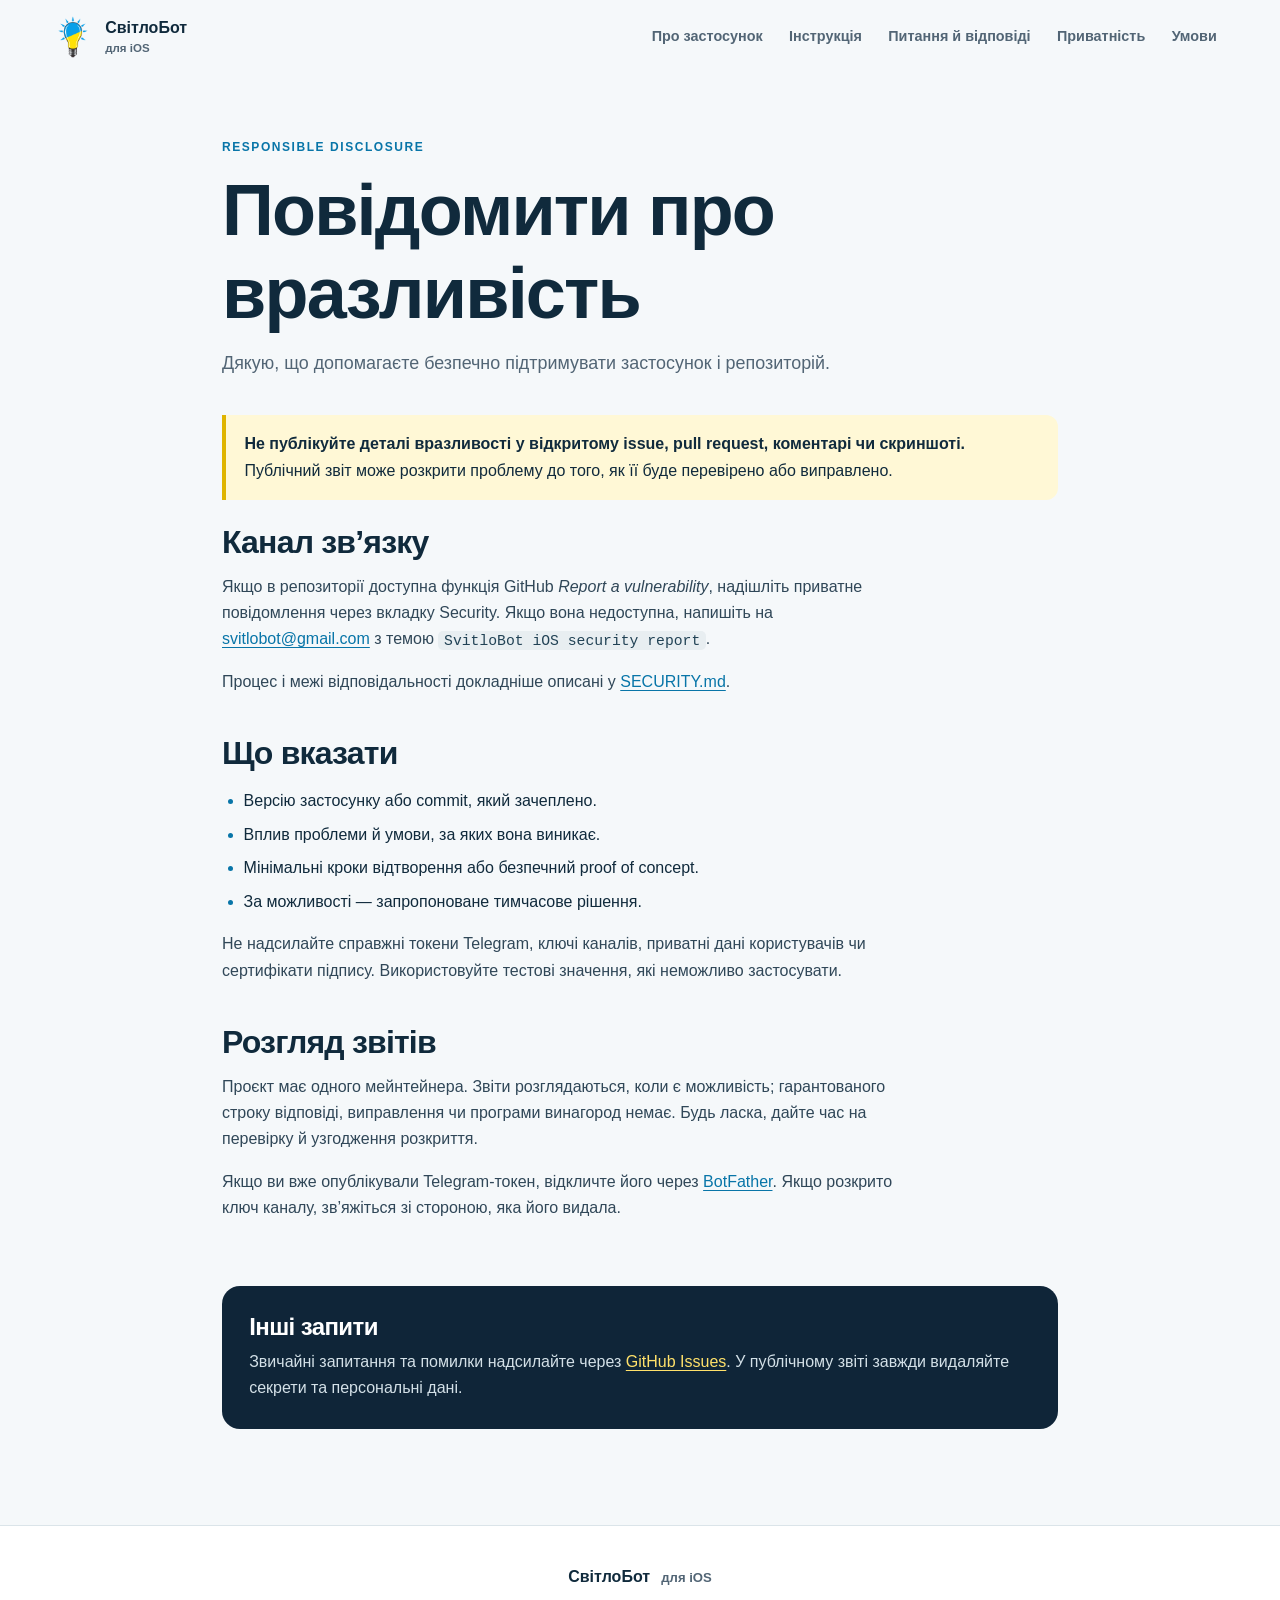
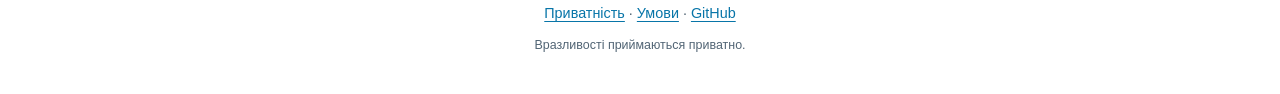
<file: docs/security.html>
<!doctype html>
<html lang="uk">
  <head>
    <meta charset="utf-8">
    <meta name="viewport" content="width=device-width, initial-scale=1">
    <meta name="description" content="Як приватно повідомити про вразливість у застосунку або репозиторії СвітлоБота.">
    <meta name="theme-color" content="#0f2538">
    <title>Безпека — СвітлоБот для iOS</title>
    <link rel="icon" type="image/png" href="assets/svitlobot-icon.png">
    <link rel="stylesheet" href="assets/site.css">
  </head>
  <body>
    <a class="skip-link" href="#main">Перейти до вмісту</a>
    <header class="site-header"><a class="brand" href="index.html" aria-label="СвітлоБот — головна сторінка"><img src="assets/svitlobot-icon.png" alt=""><span>СвітлоБот <small>для iOS</small></span></a><nav class="site-nav" aria-label="Головна навігація"><a href="index.html">Про застосунок</a><a href="guide.html">Інструкція</a><a href="faq.html">Питання й відповіді</a><a href="privacy-policy.html">Приватність</a><a href="terms-of-use.html">Умови</a></nav></header>
    <main id="main" class="document-page">
      <div class="document-heading"><p class="eyebrow">Responsible disclosure</p><h1>Повідомити про вразливість</h1><p class="document-lead">Дякую, що допомагаєте безпечно підтримувати застосунок і репозиторій.</p></div>
      <div class="security-banner"><strong>Не публікуйте деталі вразливості у відкритому issue, pull request, коментарі чи скриншоті.</strong> Публічний звіт може розкрити проблему до того, як її буде перевірено або виправлено.</div>
      <section class="article-section"><h2>Канал зв’язку</h2><p>Якщо в репозиторії доступна функція GitHub <em>Report a vulnerability</em>, надішліть приватне повідомлення через вкладку Security. Якщо вона недоступна, напишіть на <a href="mailto:svitlobot@gmail.com?subject=SvitloBot%20iOS%20security%20report">svitlobot@gmail.com</a> з темою <code>SvitloBot iOS security report</code>.</p><p>Процес і межі відповідальності докладніше описані у <a href="https://github.com/Baskerville42/SvitloBotIOS/blob/main/SECURITY.md">SECURITY.md</a>.</p></section>
      <section class="article-section"><h2>Що вказати</h2><ul class="check-list"><li>Версію застосунку або commit, який зачеплено.</li><li>Вплив проблеми й умови, за яких вона виникає.</li><li>Мінімальні кроки відтворення або безпечний proof of concept.</li><li>За можливості — запропоноване тимчасове рішення.</li></ul><p>Не надсилайте справжні токени Telegram, ключі каналів, приватні дані користувачів чи сертифікати підпису. Використовуйте тестові значення, які неможливо застосувати.</p></section>
      <section class="article-section"><h2>Розгляд звітів</h2><p>Проєкт має одного мейнтейнера. Звіти розглядаються, коли є можливість; гарантованого строку відповіді, виправлення чи програми винагород немає. Будь ласка, дайте час на перевірку й узгодження розкриття.</p><p>Якщо ви вже опублікували Telegram-токен, відкличте його через <a href="https://t.me/BotFather">BotFather</a>. Якщо розкрито ключ каналу, зв’яжіться зі стороною, яка його видала.</p></section>
      <section class="article-end"><h2>Інші запити</h2><p>Звичайні запитання та помилки надсилайте через <a href="https://github.com/Baskerville42/SvitloBotIOS/issues">GitHub Issues</a>. У публічному звіті завжди видаляйте секрети та персональні дані.</p></section>
    </main>
    <footer class="site-footer"><a class="footer-brand" href="index.html">СвітлоБот <span>для iOS</span></a><p><a href="privacy-policy.html">Приватність</a> · <a href="terms-of-use.html">Умови</a> · <a href="https://github.com/Baskerville42/SvitloBotIOS">GitHub</a></p><p class="footer-small">Вразливості приймаються приватно.</p></footer>
  </body>
</html>
</file>
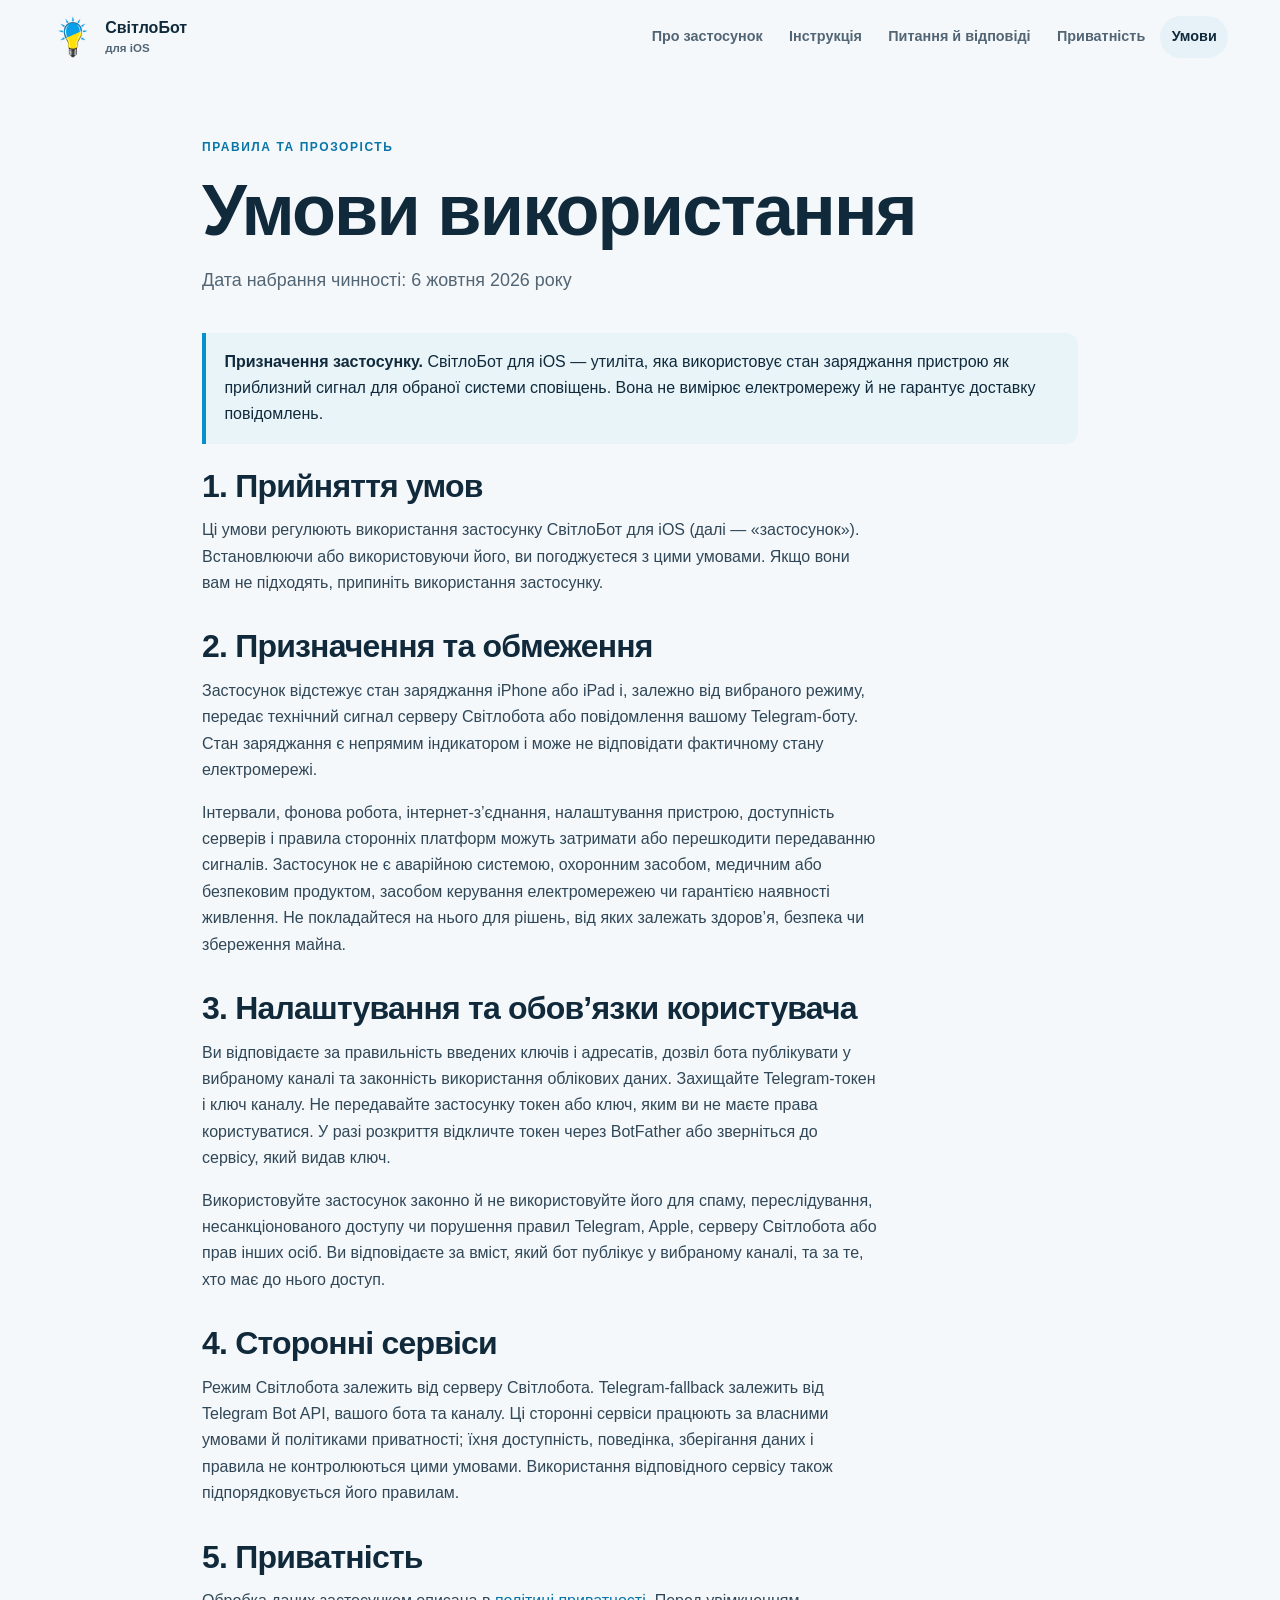
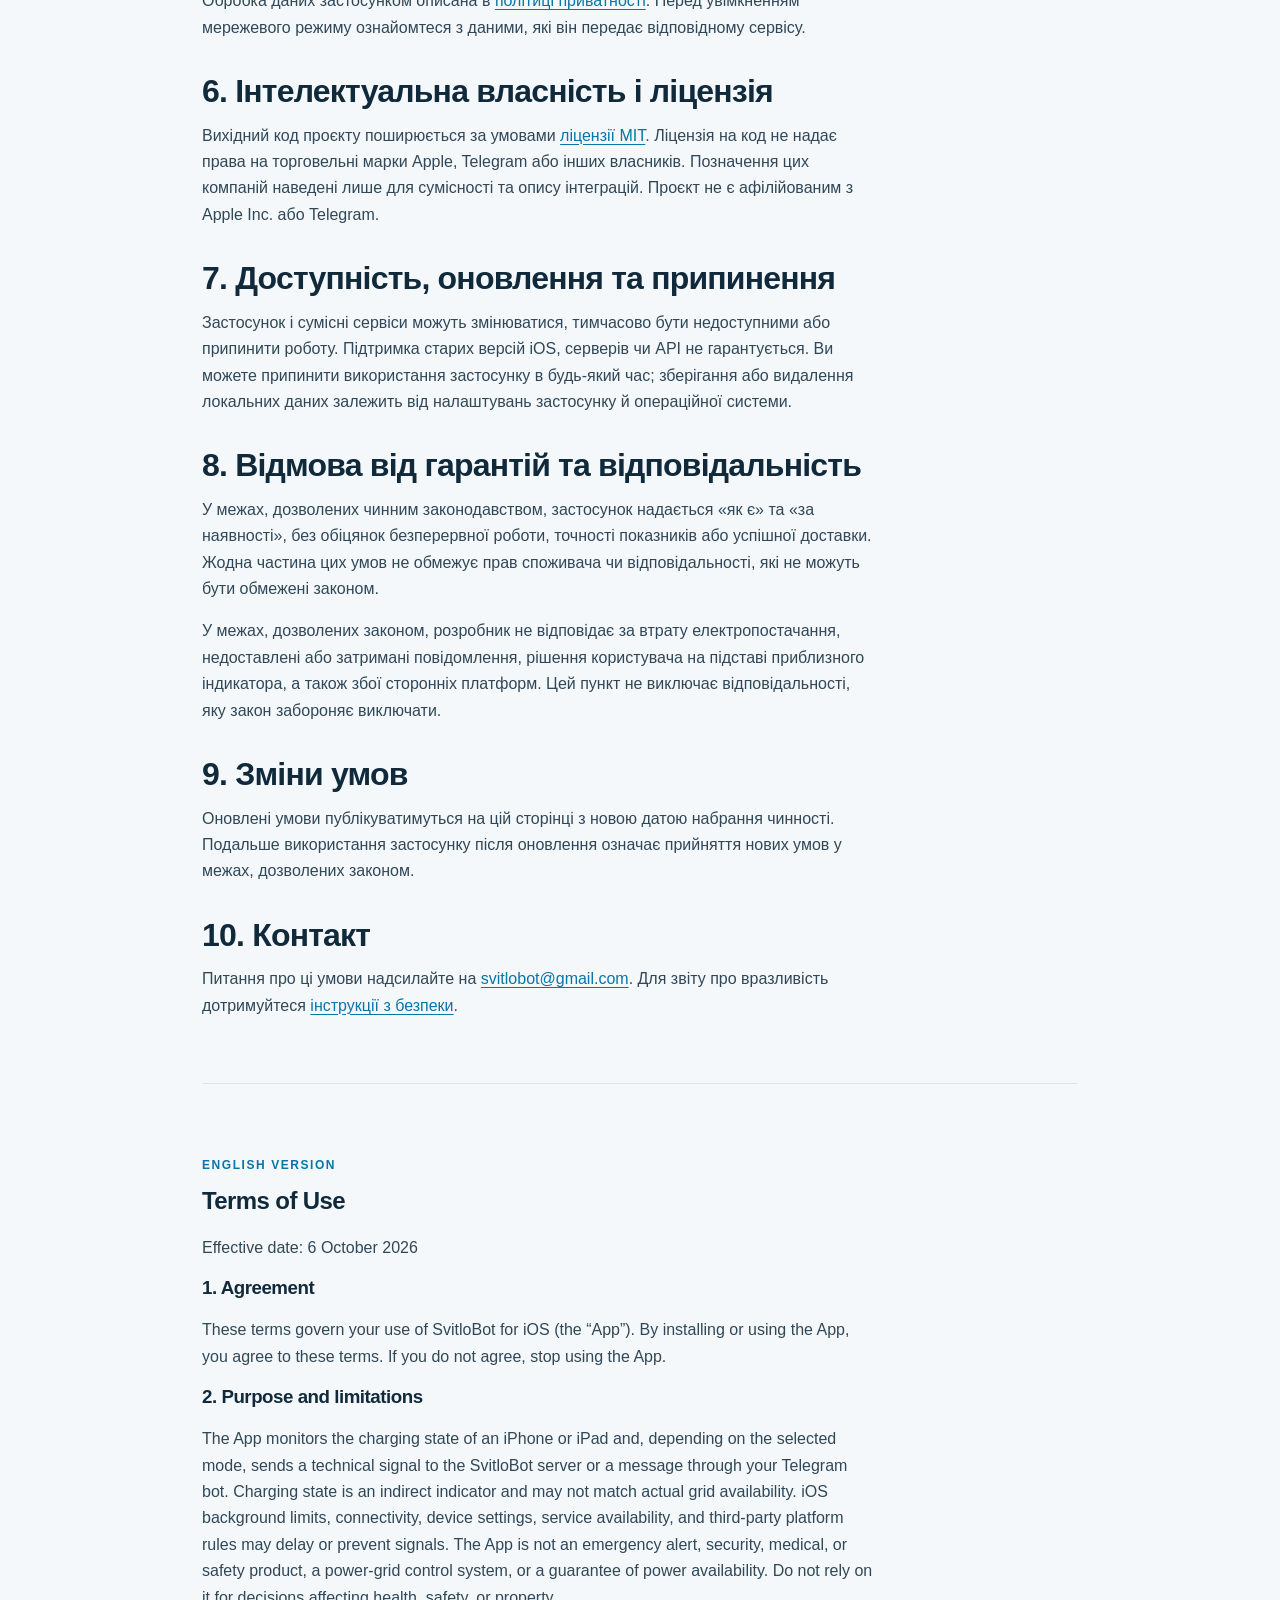
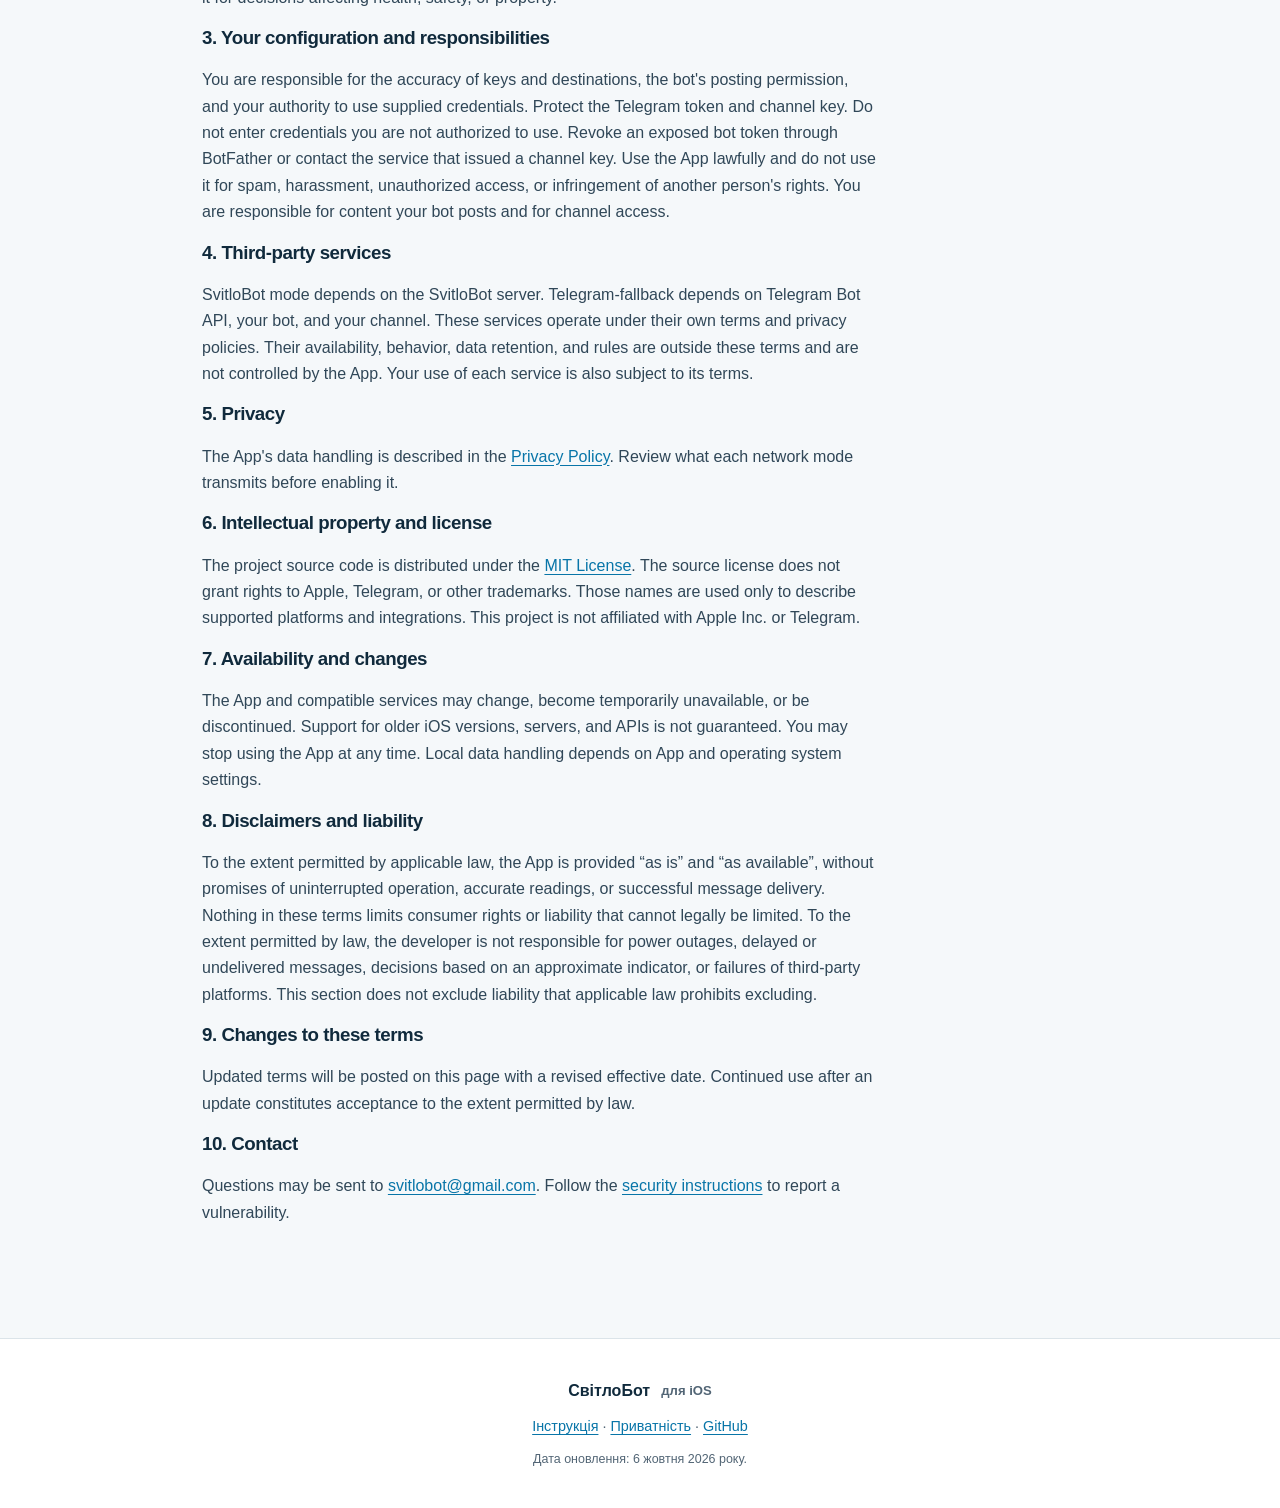
<file: docs/terms-of-use.html>
<!doctype html>
<html lang="uk">
  <head>
    <meta charset="utf-8">
    <meta name="viewport" content="width=device-width, initial-scale=1">
    <meta name="description" content="Умови використання застосунку СвітлоБот для iOS та обмеження його функцій.">
    <meta name="theme-color" content="#0f2538">
    <title>Умови використання — СвітлоБот для iOS</title>
    <link rel="icon" type="image/png" href="assets/svitlobot-icon.png">
    <link rel="stylesheet" href="assets/site.css">
  </head>
  <body>
    <a class="skip-link" href="#main">Перейти до вмісту</a>
    <header class="site-header"><a class="brand" href="index.html" aria-label="СвітлоБот — головна сторінка"><img src="assets/svitlobot-icon.png" alt=""><span>СвітлоБот <small>для iOS</small></span></a><nav class="site-nav" aria-label="Головна навігація"><a href="index.html">Про застосунок</a><a href="guide.html">Інструкція</a><a href="faq.html">Питання й відповіді</a><a href="privacy-policy.html">Приватність</a><a class="active" aria-current="page" href="terms-of-use.html">Умови</a></nav></header>
    <main id="main" class="document-page legal-page">
      <div class="document-heading"><p class="eyebrow">Правила та прозорість</p><h1>Умови використання</h1><p class="document-lead">Дата набрання чинності: 6 жовтня 2026 року</p></div>
      <div class="legal-callout"><strong>Призначення застосунку.</strong> СвітлоБот для iOS — утиліта, яка використовує стан заряджання пристрою як приблизний сигнал для обраної системи сповіщень. Вона не вимірює електромережу й не гарантує доставку повідомлень.</div>

      <section class="article-section"><h2>1. Прийняття умов</h2><p>Ці умови регулюють використання застосунку СвітлоБот для iOS (далі — «застосунок»). Встановлюючи або використовуючи його, ви погоджуєтеся з цими умовами. Якщо вони вам не підходять, припиніть використання застосунку.</p></section>

      <section class="article-section"><h2>2. Призначення та обмеження</h2><p>Застосунок відстежує стан заряджання iPhone або iPad і, залежно від вибраного режиму, передає технічний сигнал серверу Світлобота або повідомлення вашому Telegram-боту. Стан заряджання є непрямим індикатором і може не відповідати фактичному стану електромережі.</p><p>Інтервали, фонова робота, інтернет-з’єднання, налаштування пристрою, доступність серверів і правила сторонніх платформ можуть затримати або перешкодити передаванню сигналів. Застосунок не є аварійною системою, охоронним засобом, медичним або безпековим продуктом, засобом керування електромережею чи гарантією наявності живлення. Не покладайтеся на нього для рішень, від яких залежать здоров’я, безпека чи збереження майна.</p></section>

      <section class="article-section"><h2>3. Налаштування та обов’язки користувача</h2><p>Ви відповідаєте за правильність введених ключів і адресатів, дозвіл бота публікувати у вибраному каналі та законність використання облікових даних. Захищайте Telegram-токен і ключ каналу. Не передавайте застосунку токен або ключ, яким ви не маєте права користуватися. У разі розкриття відкличте токен через BotFather або зверніться до сервісу, який видав ключ.</p><p>Використовуйте застосунок законно й не використовуйте його для спаму, переслідування, несанкціонованого доступу чи порушення правил Telegram, Apple, серверу Світлобота або прав інших осіб. Ви відповідаєте за вміст, який бот публікує у вибраному каналі, та за те, хто має до нього доступ.</p></section>

      <section class="article-section"><h2>4. Сторонні сервіси</h2><p>Режим Світлобота залежить від серверу Світлобота. Telegram-fallback залежить від Telegram Bot API, вашого бота та каналу. Ці сторонні сервіси працюють за власними умовами й політиками приватності; їхня доступність, поведінка, зберігання даних і правила не контролюються цими умовами. Використання відповідного сервісу також підпорядковується його правилам.</p></section>

      <section class="article-section"><h2>5. Приватність</h2><p>Обробка даних застосунком описана в <a href="privacy-policy.html">політиці приватності</a>. Перед увімкненням мережевого режиму ознайомтеся з даними, які він передає відповідному сервісу.</p></section>

      <section class="article-section"><h2>6. Інтелектуальна власність і ліцензія</h2><p>Вихідний код проєкту поширюється за умовами <a href="https://github.com/Baskerville42/SvitloBotIOS/blob/main/LICENSE">ліцензії MIT</a>. Ліцензія на код не надає права на торговельні марки Apple, Telegram або інших власників. Позначення цих компаній наведені лише для сумісності та опису інтеграцій. Проєкт не є афілійованим з Apple Inc. або Telegram.</p></section>

      <section class="article-section"><h2>7. Доступність, оновлення та припинення</h2><p>Застосунок і сумісні сервіси можуть змінюватися, тимчасово бути недоступними або припинити роботу. Підтримка старих версій iOS, серверів чи API не гарантується. Ви можете припинити використання застосунку в будь-який час; зберігання або видалення локальних даних залежить від налаштувань застосунку й операційної системи.</p></section>

      <section class="article-section"><h2>8. Відмова від гарантій та відповідальність</h2><p>У межах, дозволених чинним законодавством, застосунок надається «як є» та «за наявності», без обіцянок безперервної роботи, точності показників або успішної доставки. Жодна частина цих умов не обмежує прав споживача чи відповідальності, які не можуть бути обмежені законом.</p><p>У межах, дозволених законом, розробник не відповідає за втрату електропостачання, недоставлені або затримані повідомлення, рішення користувача на підставі приблизного індикатора, а також збої сторонніх платформ. Цей пункт не виключає відповідальності, яку закон забороняє виключати.</p></section>

      <section class="article-section"><h2>9. Зміни умов</h2><p>Оновлені умови публікуватимуться на цій сторінці з новою датою набрання чинності. Подальше використання застосунку після оновлення означає прийняття нових умов у межах, дозволених законом.</p></section>

      <section class="article-section"><h2>10. Контакт</h2><p>Питання про ці умови надсилайте на <a href="mailto:svitlobot@gmail.com">svitlobot@gmail.com</a>. Для звіту про вразливість дотримуйтеся <a href="security.html">інструкції з безпеки</a>.</p></section>

      <hr class="language-divider">
      <section lang="en" class="english-policy">
        <p class="eyebrow">English version</p><h2>Terms of Use</h2><p class="muted">Effective date: 6 October 2026</p>
        <h3>1. Agreement</h3><p>These terms govern your use of SvitloBot for iOS (the “App”). By installing or using the App, you agree to these terms. If you do not agree, stop using the App.</p>
        <h3>2. Purpose and limitations</h3><p>The App monitors the charging state of an iPhone or iPad and, depending on the selected mode, sends a technical signal to the SvitloBot server or a message through your Telegram bot. Charging state is an indirect indicator and may not match actual grid availability. iOS background limits, connectivity, device settings, service availability, and third-party platform rules may delay or prevent signals. The App is not an emergency alert, security, medical, or safety product, a power-grid control system, or a guarantee of power availability. Do not rely on it for decisions affecting health, safety, or property.</p>
        <h3>3. Your configuration and responsibilities</h3><p>You are responsible for the accuracy of keys and destinations, the bot's posting permission, and your authority to use supplied credentials. Protect the Telegram token and channel key. Do not enter credentials you are not authorized to use. Revoke an exposed bot token through BotFather or contact the service that issued a channel key. Use the App lawfully and do not use it for spam, harassment, unauthorized access, or infringement of another person's rights. You are responsible for content your bot posts and for channel access.</p>
        <h3>4. Third-party services</h3><p>SvitloBot mode depends on the SvitloBot server. Telegram-fallback depends on Telegram Bot API, your bot, and your channel. These services operate under their own terms and privacy policies. Their availability, behavior, data retention, and rules are outside these terms and are not controlled by the App. Your use of each service is also subject to its terms.</p>
        <h3>5. Privacy</h3><p>The App's data handling is described in the <a href="privacy-policy.html">Privacy Policy</a>. Review what each network mode transmits before enabling it.</p>
        <h3>6. Intellectual property and license</h3><p>The project source code is distributed under the <a href="https://github.com/Baskerville42/SvitloBotIOS/blob/main/LICENSE">MIT License</a>. The source license does not grant rights to Apple, Telegram, or other trademarks. Those names are used only to describe supported platforms and integrations. This project is not affiliated with Apple Inc. or Telegram.</p>
        <h3>7. Availability and changes</h3><p>The App and compatible services may change, become temporarily unavailable, or be discontinued. Support for older iOS versions, servers, and APIs is not guaranteed. You may stop using the App at any time. Local data handling depends on App and operating system settings.</p>
        <h3>8. Disclaimers and liability</h3><p>To the extent permitted by applicable law, the App is provided “as is” and “as available”, without promises of uninterrupted operation, accurate readings, or successful message delivery. Nothing in these terms limits consumer rights or liability that cannot legally be limited. To the extent permitted by law, the developer is not responsible for power outages, delayed or undelivered messages, decisions based on an approximate indicator, or failures of third-party platforms. This section does not exclude liability that applicable law prohibits excluding.</p>
        <h3>9. Changes to these terms</h3><p>Updated terms will be posted on this page with a revised effective date. Continued use after an update constitutes acceptance to the extent permitted by law.</p>
        <h3>10. Contact</h3><p>Questions may be sent to <a href="mailto:svitlobot@gmail.com">svitlobot@gmail.com</a>. Follow the <a href="security.html">security instructions</a> to report a vulnerability.</p>
      </section>
    </main>
    <footer class="site-footer"><a class="footer-brand" href="index.html">СвітлоБот <span>для iOS</span></a><p><a href="guide.html">Інструкція</a> · <a href="privacy-policy.html">Приватність</a> · <a href="https://github.com/Baskerville42/SvitloBotIOS">GitHub</a></p><p class="footer-small">Дата оновлення: 6 жовтня 2026 року.</p></footer>
  </body>
</html>
</file>
<file: docs/assets/site.css>
:root {
  color-scheme: light;
  --ink: #102a3c;
  --muted: #526575;
  --paper: #f5f8fa;
  --white: #fff;
  --line: #dbe4e9;
  --blue: #078fce;
  --blue-dark: #0875a8;
  --yellow: #ffd929;
  --navy: #0f2538;
  --green: #e2f4ec;
  font-family: -apple-system, BlinkMacSystemFont, "Segoe UI", sans-serif;
  font-synthesis: none;
  text-rendering: optimizeLegibility;
}

* { box-sizing: border-box; }

html { scroll-behavior: smooth; }

body {
  margin: 0;
  background: var(--paper);
  color: var(--ink);
  font-size: 16px;
  line-height: 1.65;
}

a { color: var(--blue-dark); text-underline-offset: 0.18em; }
a:hover { color: #005e8d; }
a:focus-visible, button:focus-visible { outline: 3px solid var(--blue); outline-offset: 4px; }

.skip-link {
  position: absolute;
  z-index: 10;
  top: 0.75rem;
  left: 0.75rem;
  padding: 0.7rem 1rem;
  transform: translateY(-160%);
  background: var(--yellow);
  color: var(--ink);
  font-weight: 700;
}
.skip-link:focus { transform: translateY(0); }

.site-header {
  display: flex;
  align-items: center;
  justify-content: space-between;
  gap: 1rem 2rem;
  max-width: 1240px;
  margin: 0 auto;
  padding: 1rem 2rem;
}

.brand, .footer-brand {
  display: inline-flex;
  align-items: center;
  gap: 0.7rem;
  color: var(--ink);
  font-size: 1rem;
  font-weight: 800;
  line-height: 1.15;
  text-decoration: none;
  white-space: nowrap;
}
.brand img { width: 42px; height: 42px; border-radius: 12px; object-fit: cover; }
.brand small { display: block; margin-top: 0.25rem; color: var(--muted); font-size: 0.72rem; font-weight: 650; }

.site-nav { display: flex; flex-wrap: wrap; align-items: center; justify-content: flex-end; gap: 0.25rem; }
.site-nav a { padding: 0.55rem 0.7rem; border-radius: 999px; color: var(--muted); font-size: 0.9rem; font-weight: 650; text-decoration: none; }
.site-nav a:hover, .site-nav a.active { background: #e6f2f7; color: var(--ink); }

.hero {
  display: grid;
  grid-template-columns: minmax(0, 1.05fr) minmax(260px, 0.75fr);
  align-items: center;
  gap: clamp(2rem, 6vw, 5rem);
  min-height: 570px;
  padding: 4rem max(2rem, calc((100% - 1120px) / 2));
  background: var(--navy);
  color: var(--white);
  overflow: hidden;
}
.hero-copy { max-width: 650px; }
.eyebrow { margin: 0 0 0.7rem; color: var(--blue-dark); font-size: 0.75rem; font-weight: 800; letter-spacing: 0.13em; text-transform: uppercase; }
.hero .eyebrow { color: var(--yellow); }
h1, h2, h3, p { margin-top: 0; }
h1, h2, h3 { line-height: 1.15; letter-spacing: -0.025em; }
h1 { max-width: 760px; margin-bottom: 1.25rem; font-size: clamp(2.5rem, 5.7vw, 4.6rem); }
.hero-lead { max-width: 650px; margin-bottom: 1.6rem; color: #d4e2ea; font-size: clamp(1.08rem, 2vw, 1.28rem); }
.hero-actions { display: flex; flex-wrap: wrap; gap: 0.7rem; align-items: center; }
.button { display: inline-flex; align-items: center; justify-content: center; gap: 0.7rem; min-height: 48px; padding: 0.72rem 1.15rem; border: 1px solid transparent; border-radius: 999px; font-size: 0.93rem; font-weight: 750; text-decoration: none; transition: transform 140ms ease, background 140ms ease; }
.button:hover { transform: translateY(-2px); }
.button-primary { background: var(--yellow); color: var(--ink); }
.button-primary:hover { background: #ffe568; color: var(--ink); }
.button-quiet { border-color: #6a8293; color: var(--white); }
.button-quiet:hover { background: #1a394f; color: var(--white); }
.hero-note { max-width: 560px; margin: 1.2rem 0 0; color: #a9bfcd; font-size: 0.84rem; }
.hero-shot { width: min(100%, 330px); justify-self: center; margin: 0; padding: 0.55rem; border: 1px solid #547083; border-radius: 30px; background: #dce7eb; box-shadow: 0 28px 70px #020c1470; transform: rotate(2deg); }
.hero-shot img { display: block; width: 100%; height: auto; border-radius: 23px; }
.hero-shot figcaption, .feature-shot figcaption, .wide-shot figcaption { padding: 0.7rem 0.35rem 0.15rem; color: var(--muted); font-size: 0.8rem; }
.hero-shot figcaption { color: #d8e4ea; }

.section { max-width: 1120px; margin: 0 auto; padding: 5rem 2rem; }
.section-narrow { max-width: 1050px; }
.section h2, .feature-copy h2, .section-callout h2 { margin-bottom: 1.3rem; font-size: clamp(2rem, 4vw, 3rem); }
.mode-grid { display: grid; grid-template-columns: repeat(2, minmax(0, 1fr)); gap: 1.1rem; margin-top: 2rem; }
.mode-card { position: relative; min-height: 255px; padding: 2rem; border: 1px solid var(--line); border-radius: 18px; background: var(--white); }
.mode-card h3 { margin: 1.5rem 0 0.75rem; font-size: 1.5rem; }
.mode-card p { max-width: 48ch; margin-bottom: 1.2rem; color: var(--muted); }
.mode-blue { border-top: 4px solid var(--blue); }
.mode-yellow { border-top: 4px solid var(--yellow); }
.mode-number { color: var(--blue-dark); font-size: 0.82rem; font-weight: 850; letter-spacing: 0.13em; }
.text-link { font-weight: 750; text-decoration: none; }
.text-link span { display: inline-block; margin-left: 0.25rem; transition: transform 120ms ease; }
.text-link:hover span { transform: translateX(3px); }

.section-feature { display: grid; grid-template-columns: 0.9fr 1.1fr; align-items: center; gap: 3rem; padding-top: 2rem; }
.feature-copy p:not(.eyebrow) { max-width: 55ch; margin-bottom: 1.3rem; color: var(--muted); }
.feature-shot { margin: 0; padding: 0.55rem; border: 1px solid var(--line); border-radius: 22px; background: var(--white); box-shadow: 0 20px 60px #102a3c12; }
.feature-shot img { display: block; width: 100%; height: auto; border-radius: 16px; }

.section-callout { display: flex; align-items: center; justify-content: space-between; gap: 2rem; max-width: none; padding-right: max(2rem, calc((100% - 1050px) / 2)); padding-left: max(2rem, calc((100% - 1050px) / 2)); background: #e7f4f9; }
.section-callout h2 { max-width: 650px; margin-bottom: 0.8rem; }
.section-callout p:not(.eyebrow) { max-width: 690px; margin-bottom: 0; color: var(--muted); }
.button-light { flex: 0 0 auto; border-color: #b9d9e7; background: var(--white); color: var(--ink); }
.button-light:hover { background: #f5fcff; color: var(--ink); }

.section-bottom-links { display: grid; grid-template-columns: repeat(3, minmax(0, 1fr)); gap: 0.8rem; }
.resource-card { display: grid; grid-template-columns: auto 1fr auto; align-items: start; gap: 0.8rem; padding: 1.1rem; border: 1px solid var(--line); border-radius: 14px; background: var(--white); color: var(--ink); text-decoration: none; }
.resource-card:hover { border-color: #a9cfdf; color: var(--ink); }
.resource-card strong, .resource-card small { display: block; }
.resource-card small { margin-top: 0.25rem; color: var(--muted); line-height: 1.45; }
.resource-icon { display: grid; place-items: center; width: 32px; height: 32px; border-radius: 10px; background: #e6f2f7; color: var(--blue-dark); font-size: 1.2rem; font-weight: 800; }

.document-page { max-width: 900px; margin: 0 auto; padding: 4rem 2rem 6rem; }
.document-heading { margin-bottom: 2.3rem; }
.document-heading h1 { margin-bottom: 0.9rem; font-size: clamp(2.6rem, 6vw, 4.5rem); }
.document-lead { max-width: 68ch; margin: 0; color: var(--muted); font-size: 1.12rem; }
.contents-card { display: flex; flex-wrap: wrap; gap: 0.5rem 1rem; margin: 0 0 3rem; padding: 1rem 1.1rem; border: 1px solid var(--line); border-radius: 14px; background: var(--white); }
.contents-card strong { flex-basis: 100%; margin-bottom: 0.15rem; }
.contents-card a { font-size: 0.9rem; }
.article-section, .faq-item { scroll-margin-top: 1.25rem; margin: 0 0 2.5rem; }
.article-section h2, .faq-item h2 { margin-bottom: 0.8rem; font-size: clamp(1.45rem, 3vw, 2rem); }
.article-section h3 { margin: 1.7rem 0 0.5rem; font-size: 1.2rem; }
.article-section p, .faq-item p { max-width: 76ch; color: #304758; }
.article-section li { margin: 0.45rem 0; }
.step-list { padding-left: 1.4rem; }
.step-list li { padding-left: 0.3rem; margin: 0 0 1rem; }
.check-list { padding-left: 1.35rem; }
.check-list li::marker { color: var(--blue-dark); }
.note-card, .legal-callout, .security-banner { margin: 1.5rem 0; padding: 1rem 1.15rem; border-left: 4px solid var(--blue); border-radius: 0 12px 12px 0; background: #e8f4f8; color: var(--ink); }
.note-warning, .security-banner { border-color: #dfb400; background: #fff8d6; }
.wide-shot { max-width: 600px; margin: 1.6rem auto; padding: 0.5rem; border: 1px solid var(--line); border-radius: 18px; background: var(--white); }
.wide-shot img { display: block; width: 100%; height: auto; border-radius: 13px; }
.article-end { margin-top: 4rem; padding: 1.7rem; border-radius: 18px; background: var(--navy); color: var(--white); }
.article-end h2 { margin-bottom: 0.55rem; }
.article-end p { margin-bottom: 0; color: #d3e0e7; }
.article-end a { color: #ffe16a; }
.legal-page { max-width: 940px; }
.legal-page .article-section { margin-bottom: 2rem; }
.legal-callout { margin-top: 0; }
.muted { color: var(--muted); }
.language-divider { margin: 4rem 0; border: 0; border-top: 1px solid var(--line); }
.english-policy { padding-top: 0.5rem; }
.english-policy > p:not(.eyebrow) { max-width: 76ch; color: #304758; }
.faq-item { padding: 1.3rem 1.4rem; border: 1px solid var(--line); border-radius: 16px; background: var(--white); }

.site-footer { padding: 2.4rem 2rem; border-top: 1px solid var(--line); background: var(--white); text-align: center; }
.footer-brand { justify-content: center; }
.footer-brand span { color: var(--muted); font-size: 0.82rem; font-weight: 600; }
.site-footer p { margin: 0.7rem 0 0; color: var(--muted); font-size: 0.9rem; }
.site-footer .footer-small { max-width: 720px; margin: 0.6rem auto 0; font-size: 0.78rem; }

code { padding: 0.1rem 0.35rem; border-radius: 5px; background: #e8eef1; color: #214255; font-size: 0.92em; }
hr { border: 0; border-top: 1px solid var(--line); }

@media (max-width: 800px) {
  .site-header { align-items: flex-start; flex-direction: column; padding: 0.8rem 1.2rem; }
  .site-nav { justify-content: flex-start; gap: 0.1rem; }
  .site-nav a { padding: 0.45rem 0.58rem; font-size: 0.84rem; }
  .hero { grid-template-columns: 1fr; min-height: auto; padding: 3.5rem 1.4rem; }
  .hero-shot { width: min(58vw, 310px); justify-self: start; }
  .section { padding: 3.6rem 1.4rem; }
  .section-feature { grid-template-columns: 1fr; gap: 1.5rem; }
  .section-callout { align-items: flex-start; flex-direction: column; padding: 3rem 1.4rem; }
  .section-bottom-links { grid-template-columns: 1fr; }
  .mode-grid { gap: 0.8rem; }
  .mode-card { padding: 1.4rem; }
  .document-page { padding: 3rem 1.3rem 4rem; }
}

@media (max-width: 560px) {
  .mode-grid { grid-template-columns: 1fr; }
  .hero { gap: 2.3rem; }
  h1 { font-size: clamp(2.35rem, 13vw, 3.45rem); }
  .contents-card { flex-direction: column; align-items: flex-start; }
  .faq-item { padding: 1rem; }
}

@media (prefers-reduced-motion: reduce) {
  *, *::before, *::after { scroll-behavior: auto !important; transition-duration: 0.01ms !important; }
}
</file>
